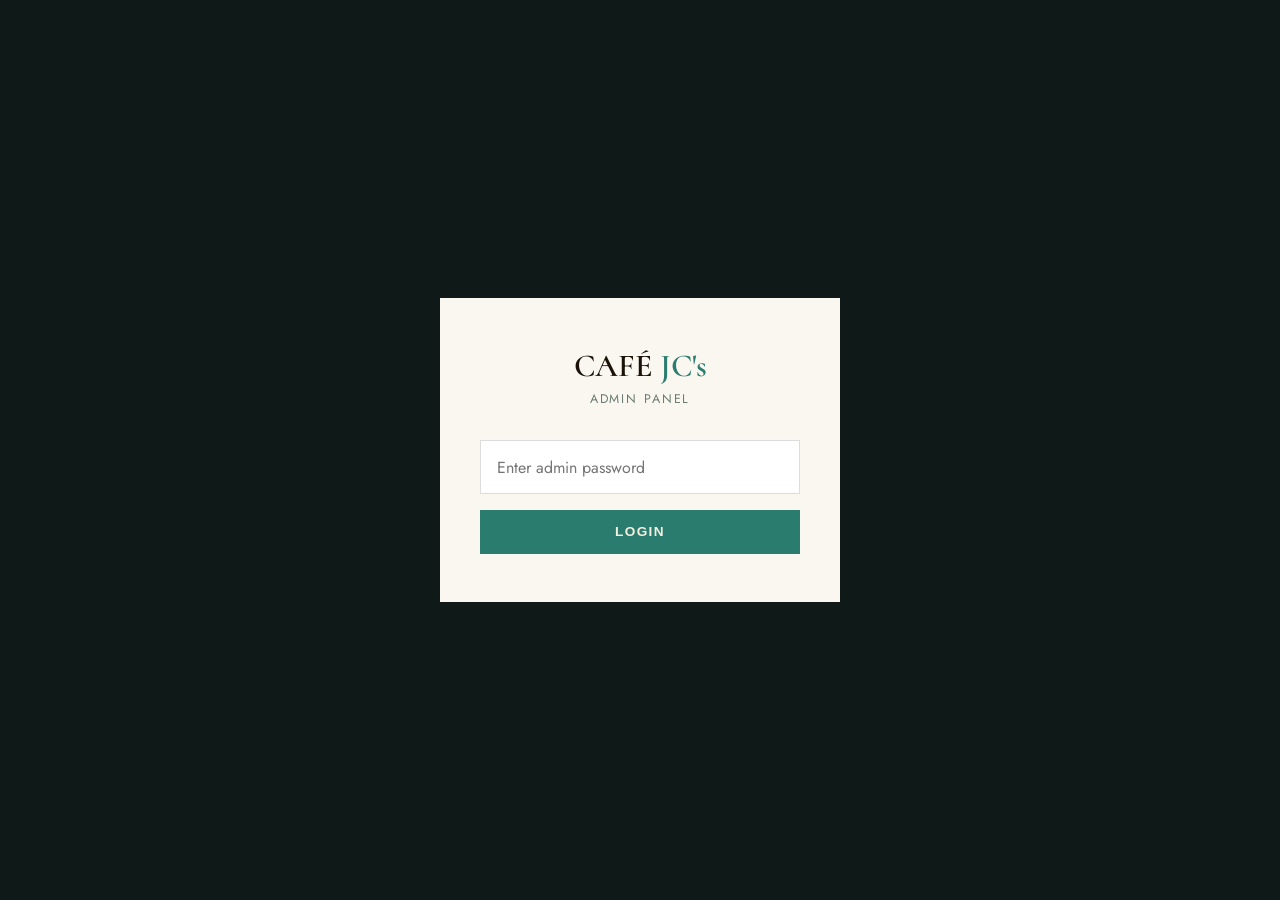
<file: admin.html>
<!DOCTYPE html>
<html lang="en">
<head>
  <meta charset="UTF-8">
  <meta name="viewport" content="width=device-width, initial-scale=1.0">
  <title>Admin — Café JC's Reservations</title>
  <link rel="preconnect" href="https://fonts.googleapis.com">
  <link href="https://fonts.googleapis.com/css2?family=Cormorant:wght@600&family=Jost:wght@300;400;500;600&display=swap" rel="stylesheet">
  <style>
    :root {
      --teal: #2A7C6F;
      --teal-light: #3D9E8F;
      --ink: #1A1208;
      --cream: #F5EFE0;
      --ivory: #FAF7F0;
      --muted: #6B7C74;
      --deep: #0F1A18;
      --gold: #B8862C;
      --red: #C0392B;
      --green: #27AE60;
      --orange: #E67E22;
    }
    *, *::before, *::after { box-sizing: border-box; margin: 0; padding: 0; }
    body { font-family: 'Jost', sans-serif; background: #f0f4f3; color: var(--ink); min-height: 100vh; }
    a { text-decoration: none; color: inherit; }

    /* LOGIN SCREEN */
    .login-screen {
      min-height: 100vh;
      display: flex;
      align-items: center;
      justify-content: center;
      background: var(--deep);
      padding: 1rem;
    }
    .login-card {
      background: var(--ivory);
      padding: 3rem 2.5rem;
      width: 100%;
      max-width: 400px;
      text-align: center;
    }
    .login-logo {
      font-family: 'Cormorant', serif;
      font-size: 2rem;
      font-weight: 600;
      color: var(--ink);
      margin-bottom: 0.3rem;
    }
    .login-logo span { color: var(--teal); }
    .login-sub { font-size: 0.78rem; color: var(--muted); letter-spacing: 0.15em; text-transform: uppercase; margin-bottom: 2rem; }
    .login-card input {
      width: 100%;
      padding: 0.9rem 1rem;
      font-size: 1rem;
      font-family: 'Jost', sans-serif;
      border: 1.5px solid #ddd;
      background: #fff;
      margin-bottom: 1rem;
      outline: none;
      transition: border-color 0.2s;
    }
    .login-card input:focus { border-color: var(--teal); }
    .login-btn {
      width: 100%;
      padding: 0.9rem;
      background: var(--teal);
      color: var(--cream);
      border: none;
      font-size: 0.85rem;
      font-weight: 600;
      letter-spacing: 0.1em;
      text-transform: uppercase;
      cursor: pointer;
      transition: background 0.2s;
    }
    .login-btn:hover { background: var(--teal-light); }
    .login-error {
      color: var(--red);
      font-size: 0.82rem;
      margin-top: 0.8rem;
      display: none;
    }

    /* ADMIN LAYOUT */
    .admin-layout { display: none; min-height: 100vh; }
    .admin-layout.visible { display: block; }

    /* TOP BAR */
    .topbar {
      background: var(--deep);
      padding: 0 2rem;
      height: 60px;
      display: flex;
      align-items: center;
      justify-content: space-between;
      position: sticky;
      top: 0;
      z-index: 100;
    }
    .topbar-logo {
      font-family: 'Cormorant', serif;
      font-size: 1.3rem;
      font-weight: 600;
      color: var(--cream);
    }
    .topbar-logo span { color: var(--teal-light); }
    .topbar-right { display: flex; align-items: center; gap: 1rem; }
    .topbar-badge {
      font-size: 0.72rem;
      background: var(--teal);
      color: var(--cream);
      padding: 0.3rem 0.8rem;
      letter-spacing: 0.1em;
      text-transform: uppercase;
    }
    .logout-btn {
      font-size: 0.75rem;
      color: rgba(245,239,224,0.6);
      cursor: pointer;
      background: none;
      border: 1px solid rgba(255,255,255,0.15);
      padding: 0.3rem 0.8rem;
      transition: all 0.2s;
    }
    .logout-btn:hover { color: var(--cream); border-color: var(--cream); }

    /* MAIN CONTENT */
    .admin-main { padding: 2rem; max-width: 1400px; margin: 0 auto; }

    /* STATS ROW */
    .stats-row {
      display: grid;
      grid-template-columns: repeat(4, 1fr);
      gap: 1rem;
      margin-bottom: 2rem;
    }
    .stat-card {
      background: #fff;
      padding: 1.5rem;
      border-left: 3px solid var(--teal);
    }
    .stat-card.pending { border-color: var(--orange); }
    .stat-card.confirmed { border-color: var(--green); }
    .stat-card.cancelled { border-color: var(--red); }
    .stat-num {
      font-family: 'Cormorant', serif;
      font-size: 2.2rem;
      font-weight: 600;
      color: var(--teal);
      display: block;
      line-height: 1;
    }
    .stat-card.pending .stat-num { color: var(--orange); }
    .stat-card.confirmed .stat-num { color: var(--green); }
    .stat-card.cancelled .stat-num { color: var(--red); }
    .stat-label { font-size: 0.72rem; letter-spacing: 0.15em; text-transform: uppercase; color: var(--muted); margin-top: 0.4rem; }

    /* FILTER BAR */
    .filter-bar {
      display: flex;
      align-items: center;
      gap: 1rem;
      margin-bottom: 1.5rem;
      flex-wrap: wrap;
    }
    .filter-bar input, .filter-bar select {
      padding: 0.6rem 1rem;
      font-size: 0.85rem;
      font-family: 'Jost', sans-serif;
      border: 1.5px solid #ddd;
      background: #fff;
      outline: none;
      transition: border-color 0.2s;
    }
    .filter-bar input:focus, .filter-bar select:focus { border-color: var(--teal); }
    .filter-bar input { flex: 1; min-width: 200px; }
    .refresh-btn {
      padding: 0.6rem 1.2rem;
      background: var(--teal);
      color: var(--cream);
      border: none;
      font-size: 0.78rem;
      font-weight: 600;
      letter-spacing: 0.08em;
      text-transform: uppercase;
      cursor: pointer;
      transition: background 0.2s;
      white-space: nowrap;
    }
    .refresh-btn:hover { background: var(--teal-light); }

    /* TABLE */
    .table-wrap {
      background: #fff;
      overflow-x: auto;
      box-shadow: 0 2px 12px rgba(0,0,0,0.06);
    }
    table { width: 100%; border-collapse: collapse; min-width: 900px; }
    thead tr { background: var(--deep); }
    thead th {
      padding: 1rem 1.2rem;
      text-align: left;
      font-size: 0.7rem;
      font-weight: 600;
      letter-spacing: 0.15em;
      text-transform: uppercase;
      color: var(--cream);
      white-space: nowrap;
    }
    tbody tr {
      border-bottom: 1px solid #f0f0f0;
      transition: background 0.15s;
    }
    tbody tr:hover { background: #f8faf9; }
    tbody td {
      padding: 1rem 1.2rem;
      font-size: 0.85rem;
      vertical-align: middle;
    }
    .td-name { font-weight: 600; }
    .td-phone a { color: var(--teal); }
    .td-notes { max-width: 180px; font-size: 0.78rem; color: var(--muted); }

    /* STATUS BADGES */
    .badge {
      display: inline-block;
      padding: 0.25rem 0.7rem;
      font-size: 0.68rem;
      font-weight: 700;
      letter-spacing: 0.1em;
      text-transform: uppercase;
      border-radius: 2px;
    }
    .badge-pending  { background: #FFF3E0; color: var(--orange); }
    .badge-confirmed { background: #E8F5E9; color: var(--green); }
    .badge-cancelled { background: #FFEBEE; color: var(--red); }

    /* ACTION BUTTONS */
    .action-btns { display: flex; gap: 0.4rem; }
    .action-btn {
      padding: 0.35rem 0.7rem;
      font-size: 0.7rem;
      font-weight: 600;
      letter-spacing: 0.05em;
      text-transform: uppercase;
      border: none;
      cursor: pointer;
      transition: opacity 0.2s;
    }
    .action-btn:hover { opacity: 0.8; }
    .btn-confirm { background: var(--green); color: #fff; }
    .btn-cancel  { background: var(--red); color: #fff; }
    .btn-delete  { background: #eee; color: var(--muted); }
    .btn-wa      { background: #25D366; color: #fff; }

    /* EMPTY STATE */
    .empty-state {
      text-align: center;
      padding: 4rem 2rem;
      color: var(--muted);
    }
    .empty-state svg { width: 48px; height: 48px; stroke: #ccc; stroke-width: 1.5; fill: none; margin: 0 auto 1rem; }

    /* LOADING */
    .loading {
      text-align: center;
      padding: 3rem;
      color: var(--muted);
      font-size: 0.9rem;
    }
    .spinner {
      width: 32px; height: 32px;
      border: 2px solid #ddd;
      border-top-color: var(--teal);
      border-radius: 50%;
      animation: spin 0.8s linear infinite;
      margin: 0 auto 1rem;
    }
    @keyframes spin { to { transform: rotate(360deg); } }

    /* SETUP NOTICE */
    .setup-notice {
      background: #FFF8E1;
      border-left: 4px solid var(--gold);
      padding: 1rem 1.5rem;
      margin-bottom: 1.5rem;
      font-size: 0.85rem;
    }
    .setup-notice strong { color: var(--gold); }
    .setup-notice a { color: var(--teal); font-weight: 600; }

    /* MODAL */
    .modal-overlay {
      position: fixed; inset: 0;
      background: rgba(0,0,0,0.5);
      z-index: 500;
      display: none;
      align-items: center;
      justify-content: center;
      padding: 1rem;
    }
    .modal-overlay.open { display: flex; }
    .modal {
      background: #fff;
      padding: 2rem;
      max-width: 500px;
      width: 100%;
    }
    .modal h3 { margin-bottom: 1rem; }
    .modal p { font-size: 0.88rem; color: var(--muted); margin-bottom: 0.5rem; }
    .modal p strong { color: var(--ink); }
    .modal-actions { display: flex; gap: 0.8rem; margin-top: 1.5rem; }
    .modal-close { padding: 0.7rem 1.5rem; background: #eee; border: none; cursor: pointer; font-size: 0.82rem; font-weight: 600; }

    /* RESPONSIVE */
    @media(max-width: 768px) {
      .stats-row { grid-template-columns: repeat(2, 1fr); }
      .admin-main { padding: 1rem; }
      .topbar { padding: 0 1rem; }
    }
    @media(max-width: 480px) {
      .stats-row { grid-template-columns: 1fr 1fr; }
    }
  </style>
</head>
<body>

<!-- LOGIN SCREEN -->
<div class="login-screen" id="login-screen">
  <div class="login-card">
    <div class="login-logo">CAFÉ <span>JC's</span></div>
    <p class="login-sub">Admin Panel</p>
    <input type="password" id="password-input" placeholder="Enter admin password" autocomplete="current-password">
    <button class="login-btn" onclick="doLogin()">Login</button>
    <p class="login-error" id="login-error">❌ Galat password hai. Try again.</p>
  </div>
</div>

<!-- ADMIN LAYOUT -->
<div class="admin-layout" id="admin-layout">

  <!-- TOP BAR -->
  <div class="topbar">
    <div class="topbar-logo">CAFÉ <span>JC's</span></div>
    <div class="topbar-right">
      <span class="topbar-badge">Admin Panel</span>
      <button class="logout-btn" onclick="doLogout()">Logout</button>
    </div>
  </div>

  <!-- MAIN -->
  <div class="admin-main">

    <!-- Setup notice -->
    <div class="setup-notice" id="setup-notice">
      <strong>⚙️ Setup Required:</strong> Google Apps Script abhi connect nahi hua.
      <a href="README.html" target="_blank">README dekho</a> — 5 minute mein setup ho jayega.
      Tab tak demo data dikh raha hai.
    </div>

    <!-- Stats -->
    <div class="stats-row">
      <div class="stat-card">
        <span class="stat-num" id="stat-total">0</span>
        <div class="stat-label">Total Bookings</div>
      </div>
      <div class="stat-card pending">
        <span class="stat-num" id="stat-pending">0</span>
        <div class="stat-label">Pending</div>
      </div>
      <div class="stat-card confirmed">
        <span class="stat-num" id="stat-confirmed">0</span>
        <div class="stat-label">Confirmed</div>
      </div>
      <div class="stat-card cancelled">
        <span class="stat-num" id="stat-cancelled">0</span>
        <div class="stat-label">Cancelled</div>
      </div>
    </div>

    <!-- Filter bar -->
    <div class="filter-bar">
      <input type="text" id="search-input" placeholder="🔍  Naam, phone ya email search karo…" oninput="filterBookings()">
      <select id="status-filter" onchange="filterBookings()">
        <option value="all">All Status</option>
        <option value="pending">Pending</option>
        <option value="confirmed">Confirmed</option>
        <option value="cancelled">Cancelled</option>
      </select>
      <select id="date-filter" onchange="filterBookings()">
        <option value="all">All Dates</option>
        <option value="today">Aaj</option>
        <option value="tomorrow">Kal</option>
        <option value="week">Is Hafte</option>
      </select>
      <button class="refresh-btn" onclick="loadBookings()">↻ Refresh</button>
    </div>

    <!-- Table -->
    <div class="table-wrap">
      <div class="loading" id="table-loading">
        <div class="spinner"></div>
        Bookings load ho rahi hain…
      </div>
      <table id="bookings-table" style="display:none;">
        <thead>
          <tr>
            <th>#</th>
            <th>Naam</th>
            <th>Phone</th>
            <th>Email</th>
            <th>Date</th>
            <th>Time</th>
            <th>Guests</th>
            <th>Seating</th>
            <th>Notes</th>
            <th>Status</th>
            <th>Actions</th>
          </tr>
        </thead>
        <tbody id="bookings-tbody"></tbody>
      </table>
      <div class="empty-state" id="empty-state" style="display:none;">
        <svg viewBox="0 0 24 24"><path d="M9 5H7a2 2 0 0 0-2 2v12a2 2 0 0 0 2 2h10a2 2 0 0 0 2-2V7a2 2 0 0 0-2-2h-2"/><rect x="9" y="3" width="6" height="4" rx="1"/></svg>
        <p>Koi booking nahi mili.</p>
      </div>
    </div>
  </div>
</div>

<!-- DETAIL MODAL -->
<div class="modal-overlay" id="detail-modal">
  <div class="modal">
    <h3>Booking Details</h3>
    <div id="modal-content"></div>
    <div class="modal-actions">
      <button class="action-btn btn-confirm" id="modal-confirm-btn">✅ Confirm</button>
      <button class="action-btn btn-cancel"  id="modal-cancel-btn">❌ Cancel</button>
      <button class="modal-close" onclick="closeModal()">Close</button>
    </div>
  </div>
</div>

<script src="config.js"></script>
<script>
// ── AUTH ─────────────────────────────────────────────────────
function doLogin() {
  const pwd = document.getElementById('password-input').value;
  if (pwd === CAFE_CONFIG.ADMIN_PASSWORD) {
    document.getElementById('login-screen').style.display = 'none';
    document.getElementById('admin-layout').classList.add('visible');
    sessionStorage.setItem('admin_auth', 'true');
    loadBookings();
  } else {
    document.getElementById('login-error').style.display = 'block';
  }
}
function doLogout() {
  sessionStorage.removeItem('admin_auth');
  location.reload();
}
document.getElementById('password-input').addEventListener('keydown', e => {
  if (e.key === 'Enter') doLogin();
});
// Auto-login if session active
if (sessionStorage.getItem('admin_auth') === 'true') {
  document.getElementById('login-screen').style.display = 'none';
  document.getElementById('admin-layout').classList.add('visible');
  setTimeout(loadBookings, 100);
}

// ── DATA ─────────────────────────────────────────────────────
// Local storage as fallback when Google Script not connected
let allBookings = [];

const DEMO_BOOKINGS = [
  { id: 1, fname: 'Rahul', lname: 'Sharma', phone: '+91 98765 43210', email: 'rahul@example.com', date: '2024-06-20', time: '07:00 PM', guests: '2 Guests', seating: 'Garden Patio', notes: 'Anniversary dinner 🎉', status: 'confirmed', submitted: '2024-06-18 10:30' },
  { id: 2, fname: 'Priya',  lname: 'Verma',  phone: '+91 87654 32109', email: 'priya@example.com',  date: '2024-06-21', time: '08:00 PM', guests: '4 Guests', seating: 'Indoor', notes: 'Bringing our dog 🐶', status: 'pending',   submitted: '2024-06-18 14:15' },
  { id: 3, fname: 'Amit',   lname: 'Singh',  phone: '+91 76543 21098', email: 'amit@example.com',   date: '2024-06-19', time: '01:00 PM', guests: '3 Guests', seating: 'No Preference', notes: '', status: 'pending', submitted: '2024-06-17 09:00' },
  { id: 4, fname: 'Neha',   lname: 'Gupta',  phone: '+91 65432 10987', email: 'neha@example.com',   date: '2024-06-22', time: '09:00 AM', guests: '2 Guests', seating: 'Window Side', notes: 'Vegetarian please', status: 'confirmed', submitted: '2024-06-18 16:45' },
  { id: 5, fname: 'Vikram', lname: 'Arora',  phone: '+91 54321 09876', email: 'vikram@example.com', date: '2024-06-20', time: '08:30 PM', guests: '6 Guests', seating: 'Garden Patio', notes: 'Birthday party', status: 'cancelled', submitted: '2024-06-16 11:20' },
];

function loadBookings() {
  document.getElementById('table-loading').style.display = 'block';
  document.getElementById('bookings-table').style.display = 'none';
  document.getElementById('empty-state').style.display = 'none';

  const scriptUrl = CAFE_CONFIG.GOOGLE_SCRIPT_URL;
  const isConnected = scriptUrl && scriptUrl !== 'YOUR_GOOGLE_APPS_SCRIPT_URL_HERE';

  if (isConnected) {
    document.getElementById('setup-notice').style.display = 'none';
    fetch(scriptUrl + '?action=get')
      .then(r => r.json())
      .then(data => {
        allBookings = data.bookings || [];
        // Merge local status changes
        const localStatuses = JSON.parse(localStorage.getItem('booking_statuses') || '{}');
        allBookings.forEach(b => { if (localStatuses[b.id]) b.status = localStatuses[b.id]; });
        renderTable(allBookings);
      })
      .catch(() => {
        // Fallback to local
        allBookings = getLocalBookings();
        renderTable(allBookings);
      });
  } else {
    // Demo mode
    setTimeout(() => {
      allBookings = [...DEMO_BOOKINGS, ...getLocalBookings()];
      renderTable(allBookings);
    }, 800);
  }
}

function getLocalBookings() {
  return JSON.parse(localStorage.getItem('cafe_bookings') || '[]');
}

// ── RENDER ───────────────────────────────────────────────────
function renderTable(bookings) {
  document.getElementById('table-loading').style.display = 'none';

  // Update stats
  document.getElementById('stat-total').textContent     = bookings.length;
  document.getElementById('stat-pending').textContent   = bookings.filter(b => b.status === 'pending').length;
  document.getElementById('stat-confirmed').textContent = bookings.filter(b => b.status === 'confirmed').length;
  document.getElementById('stat-cancelled').textContent = bookings.filter(b => b.status === 'cancelled').length;

  if (!bookings.length) {
    document.getElementById('empty-state').style.display = 'block';
    return;
  }

  const tbody = document.getElementById('bookings-tbody');
  tbody.innerHTML = '';

  bookings.forEach((b, i) => {
    const waMsg = encodeURIComponent(
      `✅ Café JC's Reservation Confirmed!\n\nNamaste ${b.fname}! Aapki booking confirm ho gayi hai.\n📅 Date: ${b.date}\n⏰ Time: ${b.time}\n👥 Guests: ${b.guests}\n🪑 Seating: ${b.seating}\n\nHum aapka intezaar kar rahe hain! 🙏\n\n📍 Coal Depot Complex, Sector 10D, Chandigarh`
    );
    const waNum = b.phone ? b.phone.replace(/\D/g,'') : CAFE_CONFIG.CAFE_WHATSAPP.replace(/\D/g,'');
    const waLink = `https://wa.me/${waNum}?text=${waMsg}`;

    const row = document.createElement('tr');
    row.dataset.id = b.id;
    row.innerHTML = `
      <td>${i + 1}</td>
      <td class="td-name">${b.fname} ${b.lname}</td>
      <td class="td-phone"><a href="tel:${b.phone}">${b.phone}</a></td>
      <td>${b.email || '—'}</td>
      <td><strong>${b.date}</strong></td>
      <td>${b.time}</td>
      <td>${b.guests}</td>
      <td>${b.seating || '—'}</td>
      <td class="td-notes">${b.notes || '—'}</td>
      <td><span class="badge badge-${b.status}">${b.status}</span></td>
      <td>
        <div class="action-btns">
          ${b.status !== 'confirmed' ? `<button class="action-btn btn-confirm" onclick="updateStatus(${b.id}, 'confirmed')">✅</button>` : ''}
          ${b.status !== 'cancelled' ? `<button class="action-btn btn-cancel"  onclick="updateStatus(${b.id}, 'cancelled')">❌</button>` : ''}
          <a href="${waLink}" target="_blank" rel="noopener noreferrer"><button class="action-btn btn-wa">WA</button></a>
          <button class="action-btn btn-delete" onclick="deleteBooking(${b.id})">🗑</button>
        </div>
      </td>
    `;
    tbody.appendChild(row);
  });

  document.getElementById('bookings-table').style.display = 'table';
}

// ── FILTER ───────────────────────────────────────────────────
function filterBookings() {
  const q      = document.getElementById('search-input').value.toLowerCase();
  const status = document.getElementById('status-filter').value;
  const dateF  = document.getElementById('date-filter').value;

  const today    = new Date().toISOString().split('T')[0];
  const tomorrow = new Date(Date.now() + 86400000).toISOString().split('T')[0];
  const weekEnd  = new Date(Date.now() + 7 * 86400000).toISOString().split('T')[0];

  const filtered = allBookings.filter(b => {
    const matchQ = !q ||
      `${b.fname} ${b.lname}`.toLowerCase().includes(q) ||
      (b.phone || '').includes(q) ||
      (b.email || '').toLowerCase().includes(q);

    const matchS = status === 'all' || b.status === status;

    let matchD = true;
    if (dateF === 'today')    matchD = b.date === today;
    if (dateF === 'tomorrow') matchD = b.date === tomorrow;
    if (dateF === 'week')     matchD = b.date >= today && b.date <= weekEnd;

    return matchQ && matchS && matchD;
  });

  renderTable(filtered);
}

// ── ACTIONS ──────────────────────────────────────────────────
function updateStatus(id, newStatus) {
  const booking = allBookings.find(b => b.id === id);
  if (!booking) return;
  booking.status = newStatus;

  // Save to local storage
  const localStatuses = JSON.parse(localStorage.getItem('booking_statuses') || '{}');
  localStatuses[id] = newStatus;
  localStorage.setItem('booking_statuses', JSON.stringify(localStatuses));

  // Try to update Google Sheet
  const scriptUrl = CAFE_CONFIG.GOOGLE_SCRIPT_URL;
  if (scriptUrl && scriptUrl !== 'YOUR_GOOGLE_APPS_SCRIPT_URL_HERE') {
    fetch(scriptUrl + `?action=updateStatus&id=${id}&status=${newStatus}`).catch(() => {});
  }

  renderTable(allBookings);
}

function deleteBooking(id) {
  if (!confirm('Ye booking delete karna chahte ho?')) return;
  allBookings = allBookings.filter(b => b.id !== id);

  // Remove from local storage if local
  const local = getLocalBookings().filter(b => b.id !== id);
  localStorage.setItem('cafe_bookings', JSON.stringify(local));

  filterBookings();
}

function closeModal() {
  document.getElementById('detail-modal').classList.remove('open');
}
</script>
</body>
</html>
</file>
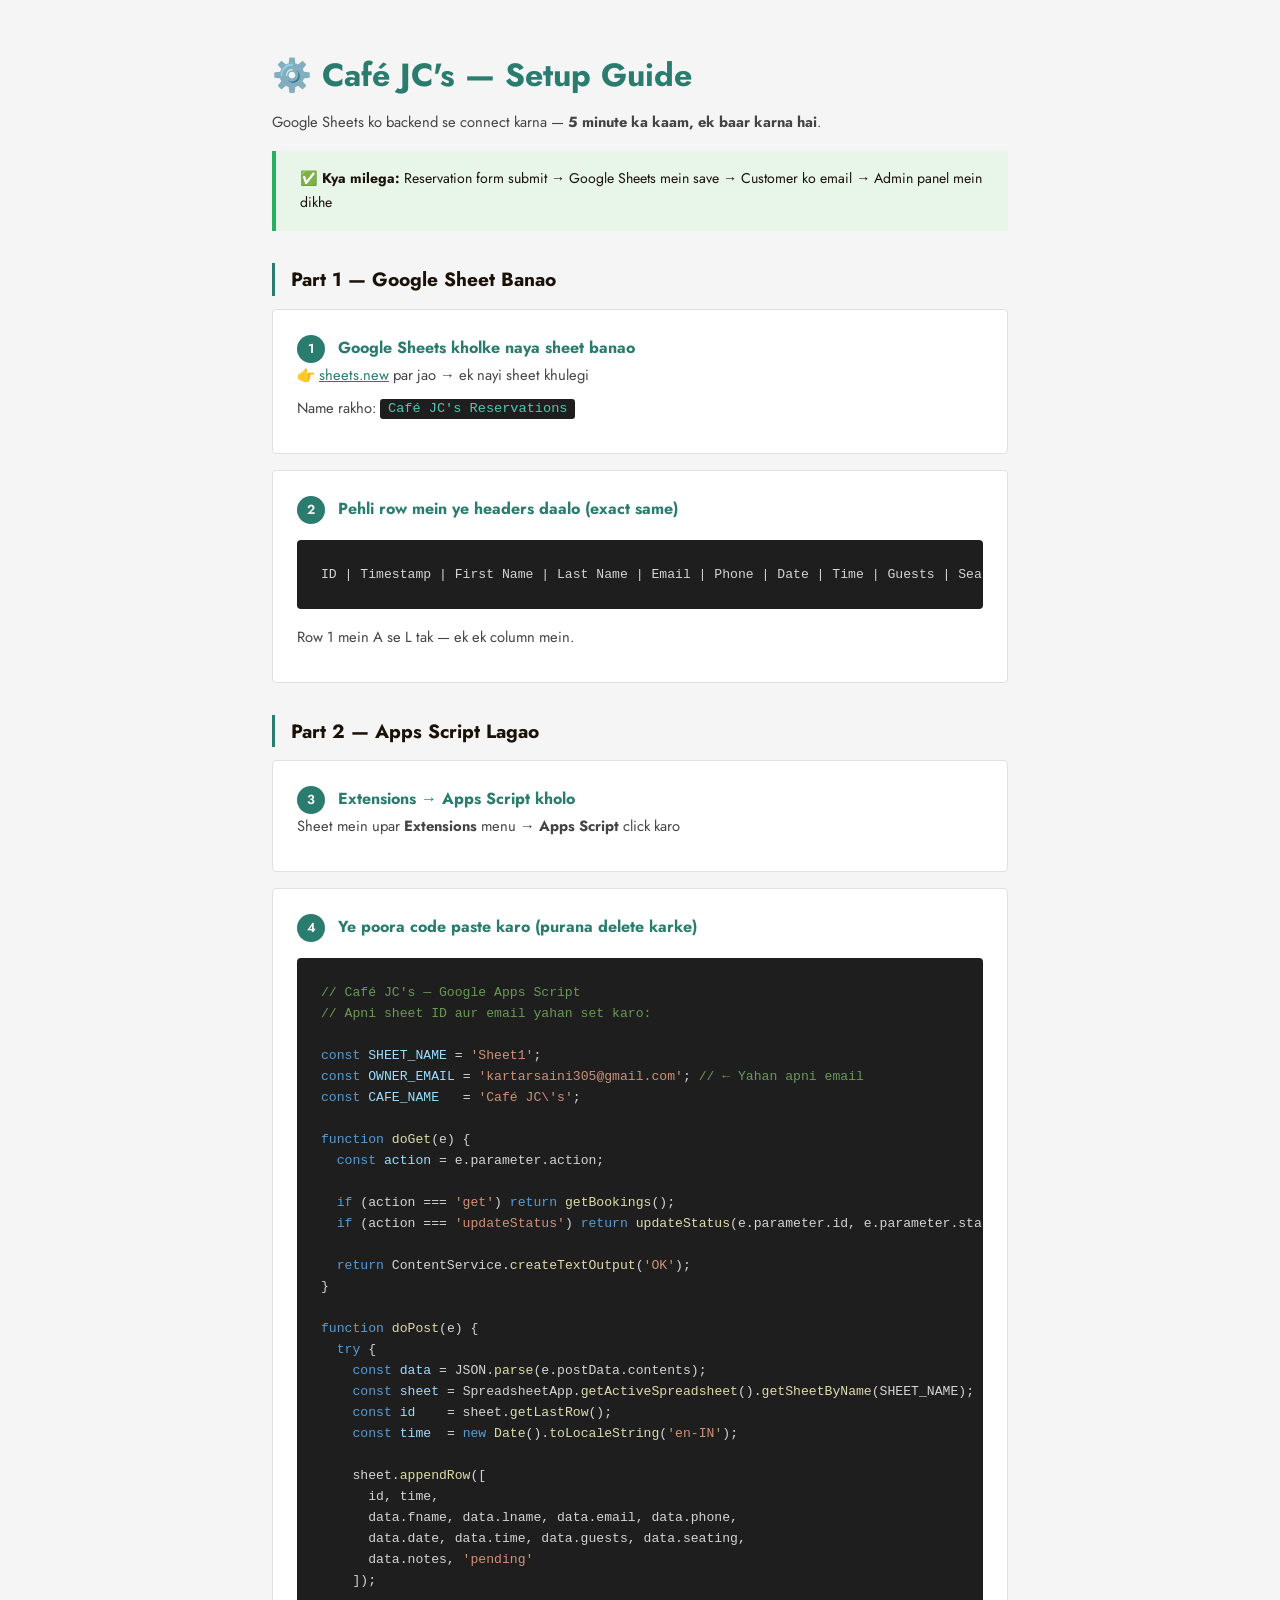
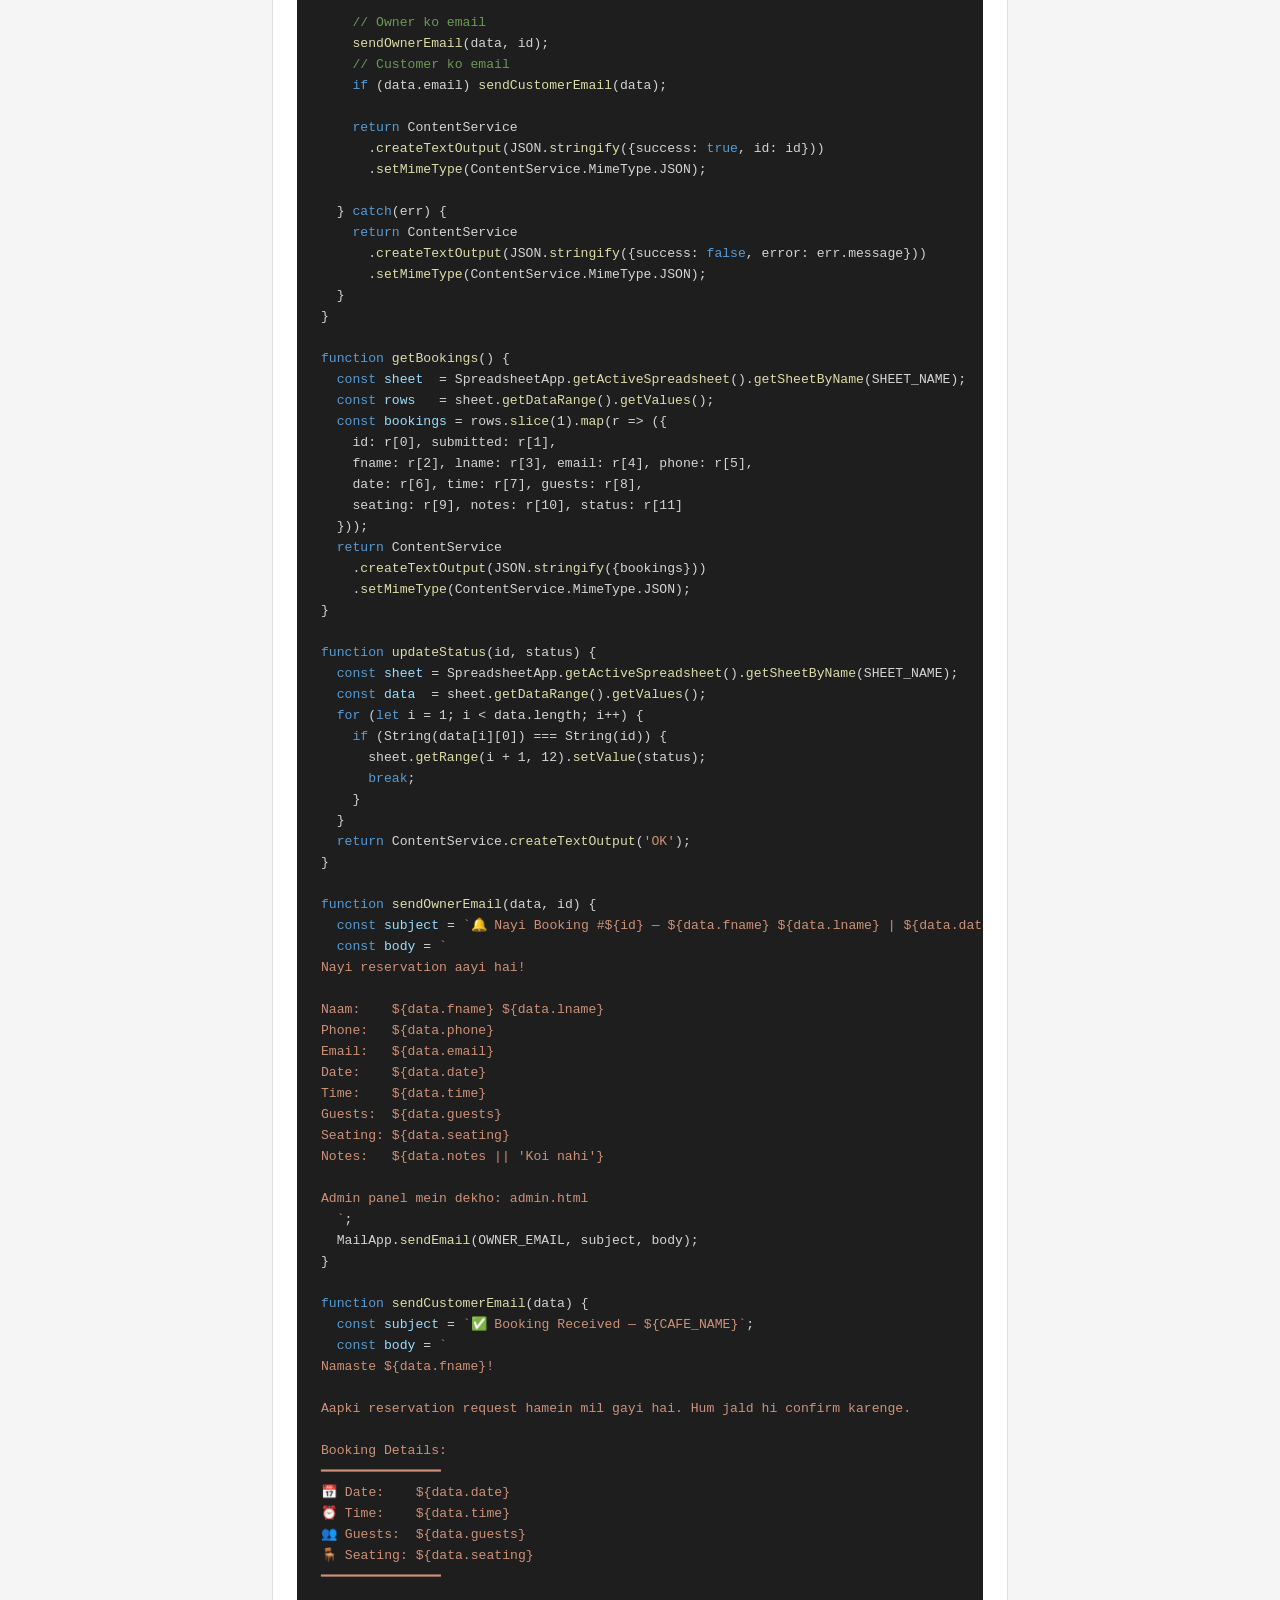
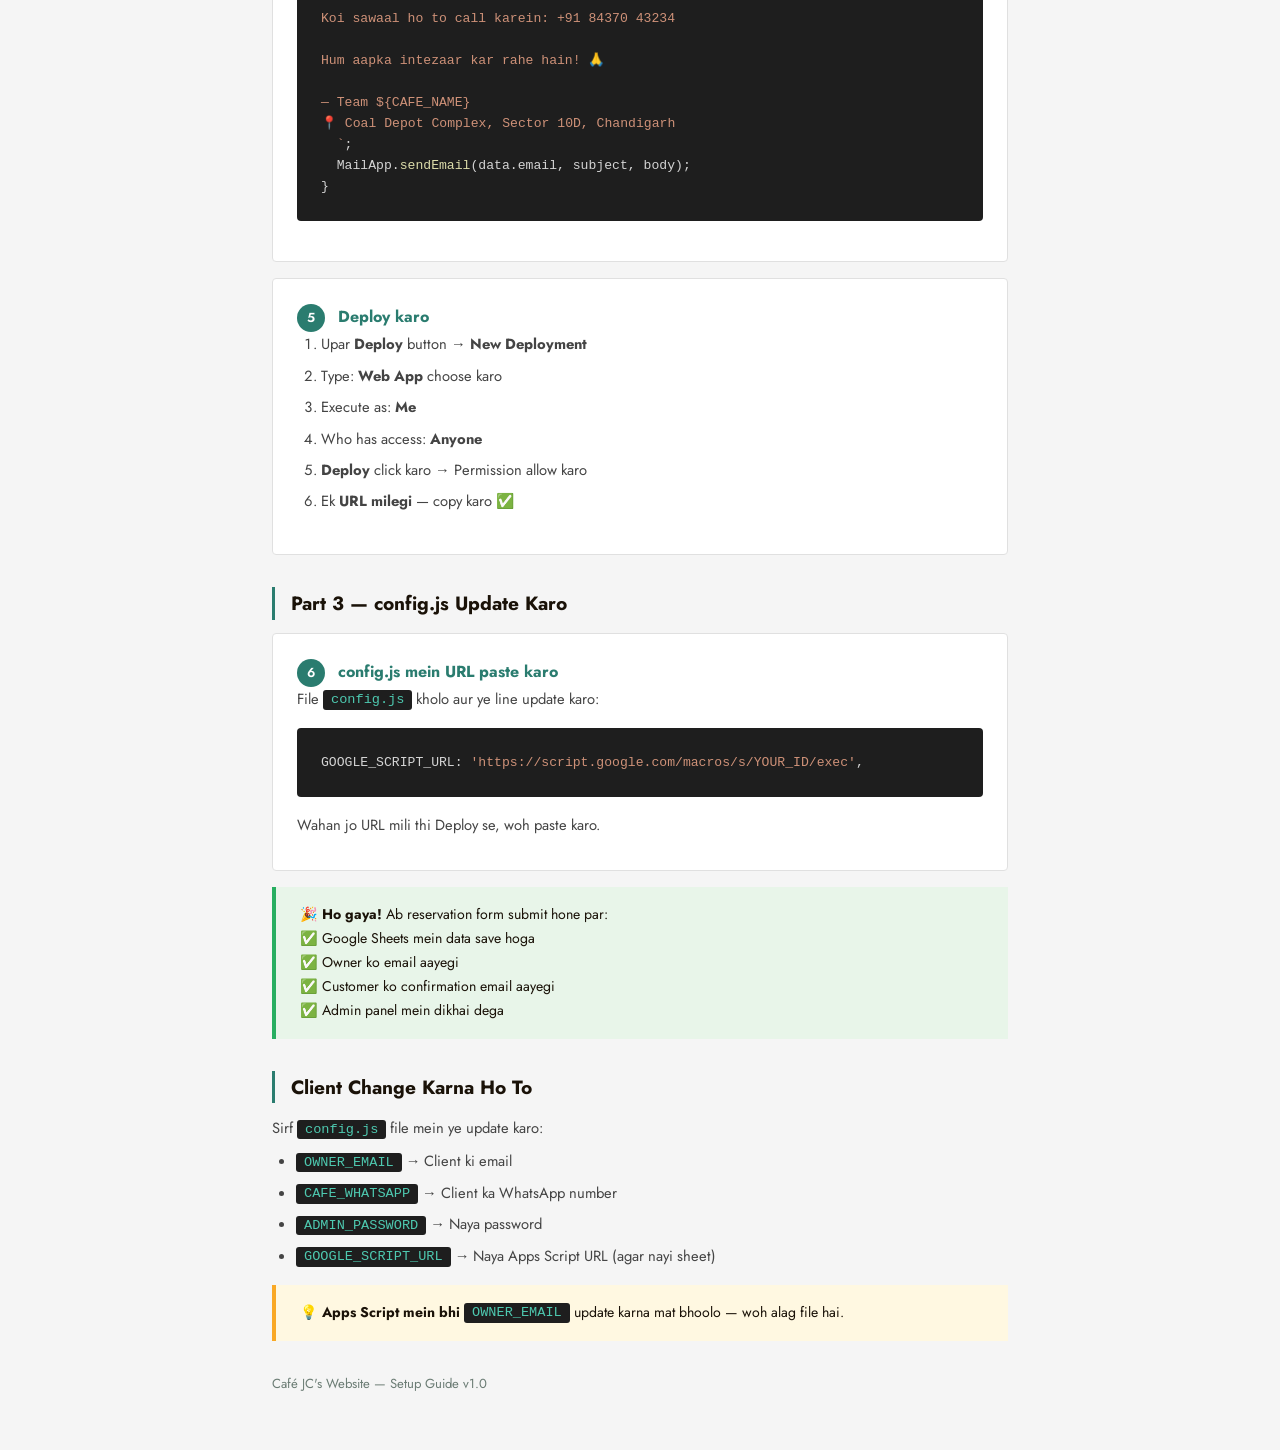
<file: README.html>
<!DOCTYPE html>
<html lang="en">
<head>
  <meta charset="UTF-8">
  <meta name="viewport" content="width=device-width, initial-scale=1.0">
  <title>Setup Guide — Café JC's</title>
  <link href="https://fonts.googleapis.com/css2?family=Jost:wght@400;500;600&display=swap" rel="stylesheet">
  <style>
    :root { --teal: #2A7C6F; --ink: #1A1208; --cream: #F5EFE0; --muted: #6B7C74; }
    * { box-sizing: border-box; margin: 0; padding: 0; }
    body { font-family: 'Jost', sans-serif; background: #f5f5f5; color: var(--ink); line-height: 1.7; }
    .container { max-width: 800px; margin: 0 auto; padding: 3rem 2rem; }
    h1 { font-size: 2rem; color: var(--teal); margin-bottom: 0.5rem; }
    h2 { font-size: 1.2rem; margin: 2rem 0 0.8rem; color: var(--ink); border-left: 3px solid var(--teal); padding-left: 1rem; }
    h3 { font-size: 1rem; margin: 1.5rem 0 0.5rem; color: var(--teal); }
    p, li { font-size: 0.92rem; color: #444; margin-bottom: 0.5rem; }
    ul, ol { padding-left: 1.5rem; margin-bottom: 1rem; }
    li { margin-bottom: 0.4rem; }
    code {
      background: #1e1e1e;
      color: #4EC9B0;
      padding: 0.15rem 0.5rem;
      font-family: monospace;
      font-size: 0.85rem;
      border-radius: 3px;
    }
    pre {
      background: #1e1e1e;
      color: #d4d4d4;
      padding: 1.5rem;
      overflow-x: auto;
      margin: 1rem 0;
      font-family: monospace;
      font-size: 0.82rem;
      line-height: 1.6;
      border-radius: 4px;
    }
    pre .k { color: #569CD6; }
    pre .s { color: #CE9178; }
    pre .c { color: #6A9955; }
    pre .f { color: #DCDCAA; }
    pre .v { color: #9CDCFE; }
    .step {
      background: #fff;
      border: 1px solid #e0e0e0;
      padding: 1.5rem;
      margin-bottom: 1rem;
      border-radius: 4px;
    }
    .step-num {
      display: inline-block;
      background: var(--teal);
      color: #fff;
      width: 28px; height: 28px;
      border-radius: 50%;
      text-align: center;
      line-height: 28px;
      font-size: 0.82rem;
      font-weight: 600;
      margin-right: 0.5rem;
    }
    .step h3 { margin-top: 0; display: inline; }
    .note {
      background: #FFF8E1;
      border-left: 4px solid #F9A825;
      padding: 1rem 1.5rem;
      margin: 1rem 0;
      font-size: 0.88rem;
    }
    .success {
      background: #E8F5E9;
      border-left: 4px solid #27AE60;
      padding: 1rem 1.5rem;
      margin: 1rem 0;
      font-size: 0.88rem;
    }
    a { color: var(--teal); }
    .tag { background: var(--teal); color: #fff; padding: 0.2rem 0.6rem; font-size: 0.72rem; font-weight: 600; border-radius: 2px; }
  </style>
</head>
<body>
<div class="container">

  <h1>⚙️ Café JC's — Setup Guide</h1>
  <p>Google Sheets ko backend se connect karna — <strong>5 minute ka kaam, ek baar karna hai</strong>.</p>

  <div class="success">
    ✅ <strong>Kya milega:</strong> Reservation form submit → Google Sheets mein save → Customer ko email → Admin panel mein dikhe
  </div>

  <h2>Part 1 — Google Sheet Banao</h2>

  <div class="step">
    <span class="step-num">1</span>
    <h3>Google Sheets kholke naya sheet banao</h3>
    <p>👉 <a href="https://sheets.new" target="_blank">sheets.new</a> par jao → ek nayi sheet khulegi</p>
    <p>Name rakho: <code>Café JC's Reservations</code></p>
  </div>

  <div class="step">
    <span class="step-num">2</span>
    <h3>Pehli row mein ye headers daalo (exact same)</h3>
    <pre>ID | Timestamp | First Name | Last Name | Email | Phone | Date | Time | Guests | Seating | Notes | Status</pre>
    <p>Row 1 mein A se L tak — ek ek column mein.</p>
  </div>

  <h2>Part 2 — Apps Script Lagao</h2>

  <div class="step">
    <span class="step-num">3</span>
    <h3>Extensions → Apps Script kholо</h3>
    <p>Sheet mein upar <strong>Extensions</strong> menu → <strong>Apps Script</strong> click karo</p>
  </div>

  <div class="step">
    <span class="step-num">4</span>
    <h3>Ye poora code paste karo (purana delete karke)</h3>
    <pre><span class="c">// Café JC's — Google Apps Script</span>
<span class="c">// Apni sheet ID aur email yahan set karo:</span>

<span class="k">const</span> <span class="v">SHEET_NAME</span> = <span class="s">'Sheet1'</span>;
<span class="k">const</span> <span class="v">OWNER_EMAIL</span> = <span class="s">'kartarsaini305@gmail.com'</span>; <span class="c">// ← Yahan apni email</span>
<span class="k">const</span> <span class="v">CAFE_NAME</span>   = <span class="s">'Café JC\'s'</span>;

<span class="k">function</span> <span class="f">doGet</span>(e) {
  <span class="k">const</span> <span class="v">action</span> = e.parameter.action;
  
  <span class="k">if</span> (action === <span class="s">'get'</span>) <span class="k">return</span> <span class="f">getBookings</span>();
  <span class="k">if</span> (action === <span class="s">'updateStatus'</span>) <span class="k">return</span> <span class="f">updateStatus</span>(e.parameter.id, e.parameter.status);
  
  <span class="k">return</span> ContentService.<span class="f">createTextOutput</span>(<span class="s">'OK'</span>);
}

<span class="k">function</span> <span class="f">doPost</span>(e) {
  <span class="k">try</span> {
    <span class="k">const</span> <span class="v">data</span> = JSON.<span class="f">parse</span>(e.postData.contents);
    <span class="k">const</span> <span class="v">sheet</span> = SpreadsheetApp.<span class="f">getActiveSpreadsheet</span>().<span class="f">getSheetByName</span>(SHEET_NAME);
    <span class="k">const</span> <span class="v">id</span>    = sheet.<span class="f">getLastRow</span>();
    <span class="k">const</span> <span class="v">time</span>  = <span class="k">new</span> <span class="f">Date</span>().<span class="f">toLocaleString</span>(<span class="s">'en-IN'</span>);
    
    sheet.<span class="f">appendRow</span>([
      id, time,
      data.fname, data.lname, data.email, data.phone,
      data.date, data.time, data.guests, data.seating,
      data.notes, <span class="s">'pending'</span>
    ]);
    
    <span class="c">// Owner ko email</span>
    <span class="f">sendOwnerEmail</span>(data, id);
    <span class="c">// Customer ko email</span>
    <span class="k">if</span> (data.email) <span class="f">sendCustomerEmail</span>(data);
    
    <span class="k">return</span> ContentService
      .<span class="f">createTextOutput</span>(JSON.<span class="f">stringify</span>({success: <span class="k">true</span>, id: id}))
      .<span class="f">setMimeType</span>(ContentService.MimeType.JSON);
      
  } <span class="k">catch</span>(err) {
    <span class="k">return</span> ContentService
      .<span class="f">createTextOutput</span>(JSON.<span class="f">stringify</span>({success: <span class="k">false</span>, error: err.message}))
      .<span class="f">setMimeType</span>(ContentService.MimeType.JSON);
  }
}

<span class="k">function</span> <span class="f">getBookings</span>() {
  <span class="k">const</span> <span class="v">sheet</span>  = SpreadsheetApp.<span class="f">getActiveSpreadsheet</span>().<span class="f">getSheetByName</span>(SHEET_NAME);
  <span class="k">const</span> <span class="v">rows</span>   = sheet.<span class="f">getDataRange</span>().<span class="f">getValues</span>();
  <span class="k">const</span> <span class="v">bookings</span> = rows.<span class="f">slice</span>(1).<span class="f">map</span>(r => ({
    id: r[0], submitted: r[1],
    fname: r[2], lname: r[3], email: r[4], phone: r[5],
    date: r[6], time: r[7], guests: r[8],
    seating: r[9], notes: r[10], status: r[11]
  }));
  <span class="k">return</span> ContentService
    .<span class="f">createTextOutput</span>(JSON.<span class="f">stringify</span>({bookings}))
    .<span class="f">setMimeType</span>(ContentService.MimeType.JSON);
}

<span class="k">function</span> <span class="f">updateStatus</span>(id, status) {
  <span class="k">const</span> <span class="v">sheet</span> = SpreadsheetApp.<span class="f">getActiveSpreadsheet</span>().<span class="f">getSheetByName</span>(SHEET_NAME);
  <span class="k">const</span> <span class="v">data</span>  = sheet.<span class="f">getDataRange</span>().<span class="f">getValues</span>();
  <span class="k">for</span> (<span class="k">let</span> i = 1; i < data.length; i++) {
    <span class="k">if</span> (String(data[i][0]) === String(id)) {
      sheet.<span class="f">getRange</span>(i + 1, 12).<span class="f">setValue</span>(status);
      <span class="k">break</span>;
    }
  }
  <span class="k">return</span> ContentService.<span class="f">createTextOutput</span>(<span class="s">'OK'</span>);
}

<span class="k">function</span> <span class="f">sendOwnerEmail</span>(data, id) {
  <span class="k">const</span> <span class="v">subject</span> = <span class="s">`🔔 Nayi Booking #${id} — ${data.fname} ${data.lname} | ${data.date} ${data.time}`</span>;
  <span class="k">const</span> <span class="v">body</span> = <span class="s">`
Nayi reservation aayi hai!

Naam:    ${data.fname} ${data.lname}
Phone:   ${data.phone}
Email:   ${data.email}
Date:    ${data.date}
Time:    ${data.time}
Guests:  ${data.guests}
Seating: ${data.seating}
Notes:   ${data.notes || 'Koi nahi'}

Admin panel mein dekho: admin.html
  `</span>;
  MailApp.<span class="f">sendEmail</span>(OWNER_EMAIL, subject, body);
}

<span class="k">function</span> <span class="f">sendCustomerEmail</span>(data) {
  <span class="k">const</span> <span class="v">subject</span> = <span class="s">`✅ Booking Received — ${CAFE_NAME}`</span>;
  <span class="k">const</span> <span class="v">body</span> = <span class="s">`
Namaste ${data.fname}!

Aapki reservation request hamein mil gayi hai. Hum jald hi confirm karenge.

Booking Details:
━━━━━━━━━━━━━━━
📅 Date:    ${data.date}
⏰ Time:    ${data.time}
👥 Guests:  ${data.guests}
🪑 Seating: ${data.seating}
━━━━━━━━━━━━━━━

Koi sawaal ho to call karein: +91 84370 43234

Hum aapka intezaar kar rahe hain! 🙏

— Team ${CAFE_NAME}
📍 Coal Depot Complex, Sector 10D, Chandigarh
  `</span>;
  MailApp.<span class="f">sendEmail</span>(data.email, subject, body);
}
</pre>
  </div>

  <div class="step">
    <span class="step-num">5</span>
    <h3>Deploy karo</h3>
    <ol>
      <li>Upar <strong>Deploy</strong> button → <strong>New Deployment</strong></li>
      <li>Type: <strong>Web App</strong> choose karo</li>
      <li>Execute as: <strong>Me</strong></li>
      <li>Who has access: <strong>Anyone</strong></li>
      <li><strong>Deploy</strong> click karo → Permission allow karo</li>
      <li>Ek <strong>URL milegi</strong> — copy karo ✅</li>
    </ol>
  </div>

  <h2>Part 3 — config.js Update Karo</h2>

  <div class="step">
    <span class="step-num">6</span>
    <h3>config.js mein URL paste karo</h3>
    <p>File <code>config.js</code> kholо aur ye line update karo:</p>
    <pre>GOOGLE_SCRIPT_URL: <span class="s">'https://script.google.com/macros/s/YOUR_ID/exec'</span>,</pre>
    <p>Wahan jo URL mili thi Deploy se, woh paste karo.</p>
  </div>

  <div class="success">
    🎉 <strong>Ho gaya!</strong> Ab reservation form submit hone par:<br>
    ✅ Google Sheets mein data save hoga<br>
    ✅ Owner ko email aayegi<br>
    ✅ Customer ko confirmation email aayegi<br>
    ✅ Admin panel mein dikhai dega
  </div>

  <h2>Client Change Karna Ho To</h2>
  <p>Sirf <code>config.js</code> file mein ye update karo:</p>
  <ul>
    <li><code>OWNER_EMAIL</code> → Client ki email</li>
    <li><code>CAFE_WHATSAPP</code> → Client ka WhatsApp number</li>
    <li><code>ADMIN_PASSWORD</code> → Naya password</li>
    <li><code>GOOGLE_SCRIPT_URL</code> → Naya Apps Script URL (agar nayi sheet)</li>
  </ul>

  <div class="note">
    💡 <strong>Apps Script mein bhi</strong> <code>OWNER_EMAIL</code> update karna mat bhoolo — woh alag file hai.
  </div>

  <p style="margin-top:2rem; color: var(--muted); font-size:0.82rem;">Café JC's Website — Setup Guide v1.0</p>
</div>
</body>
</html>
</file>
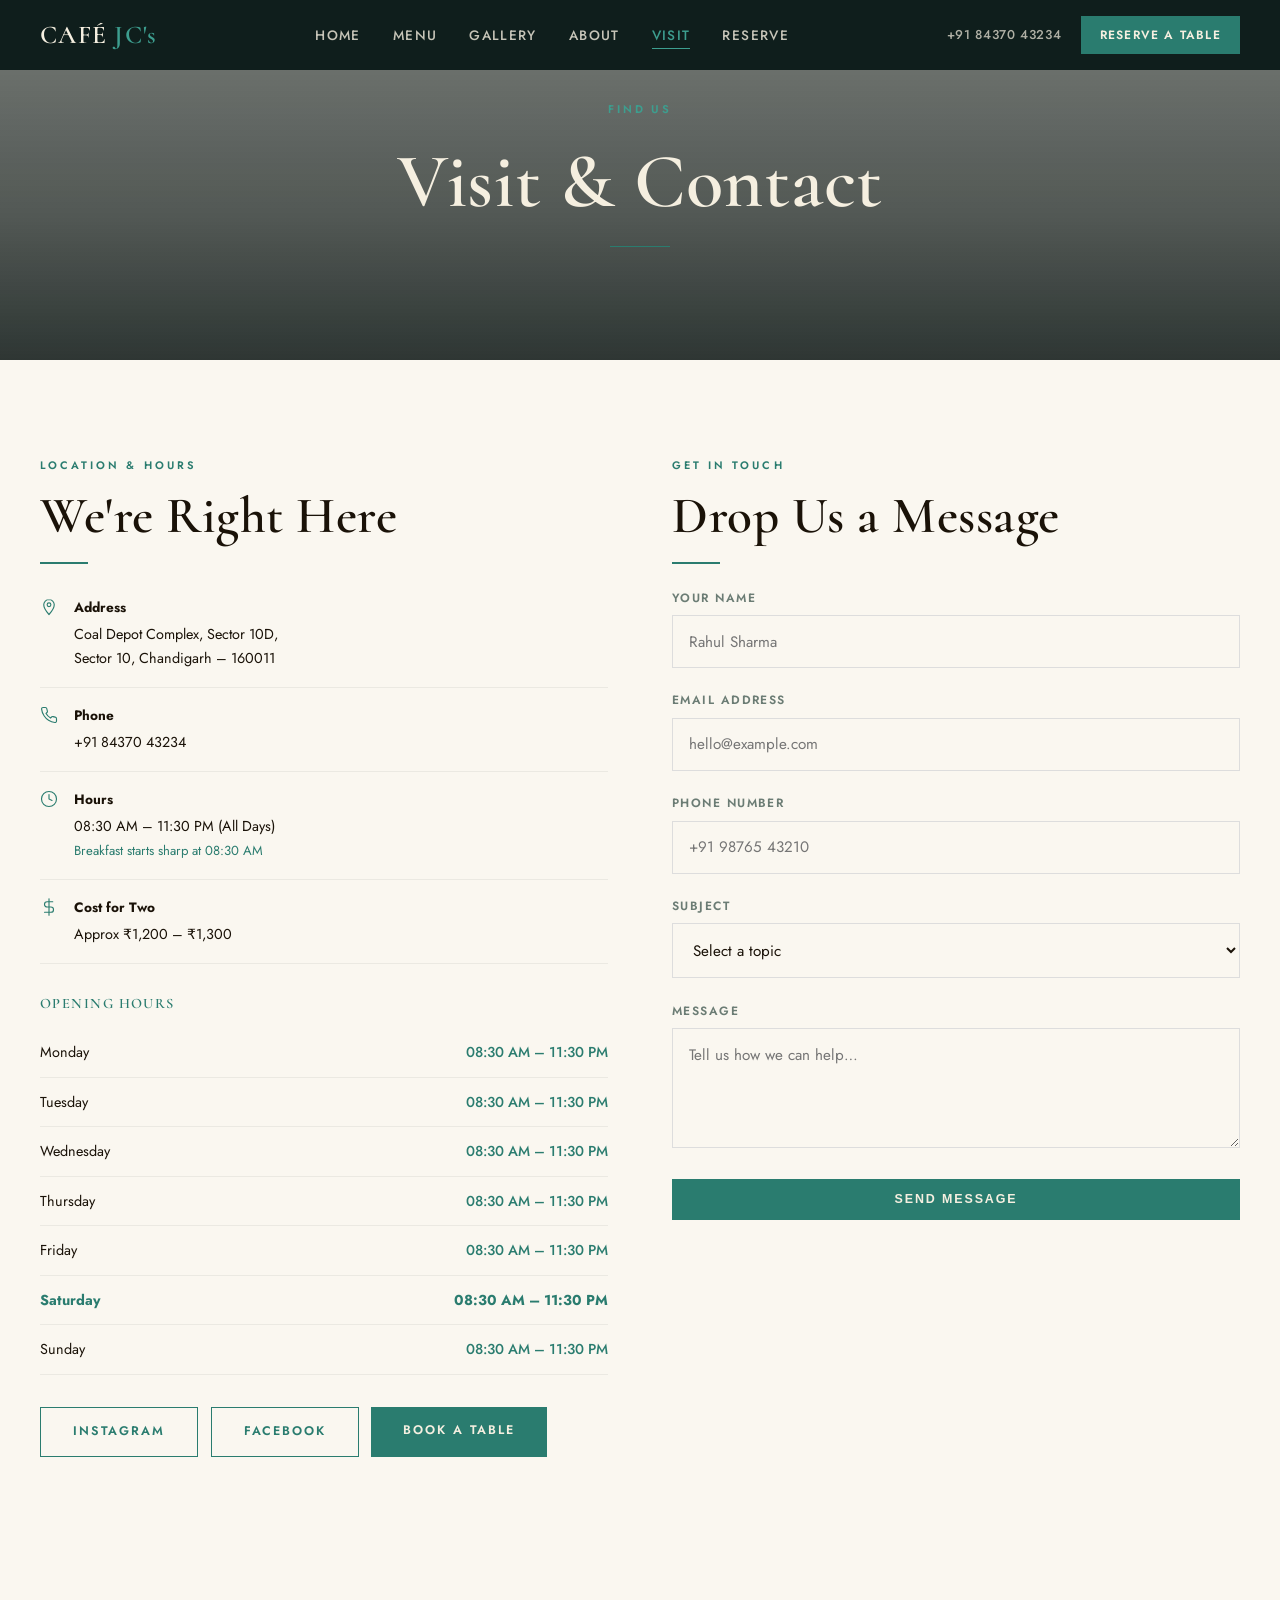
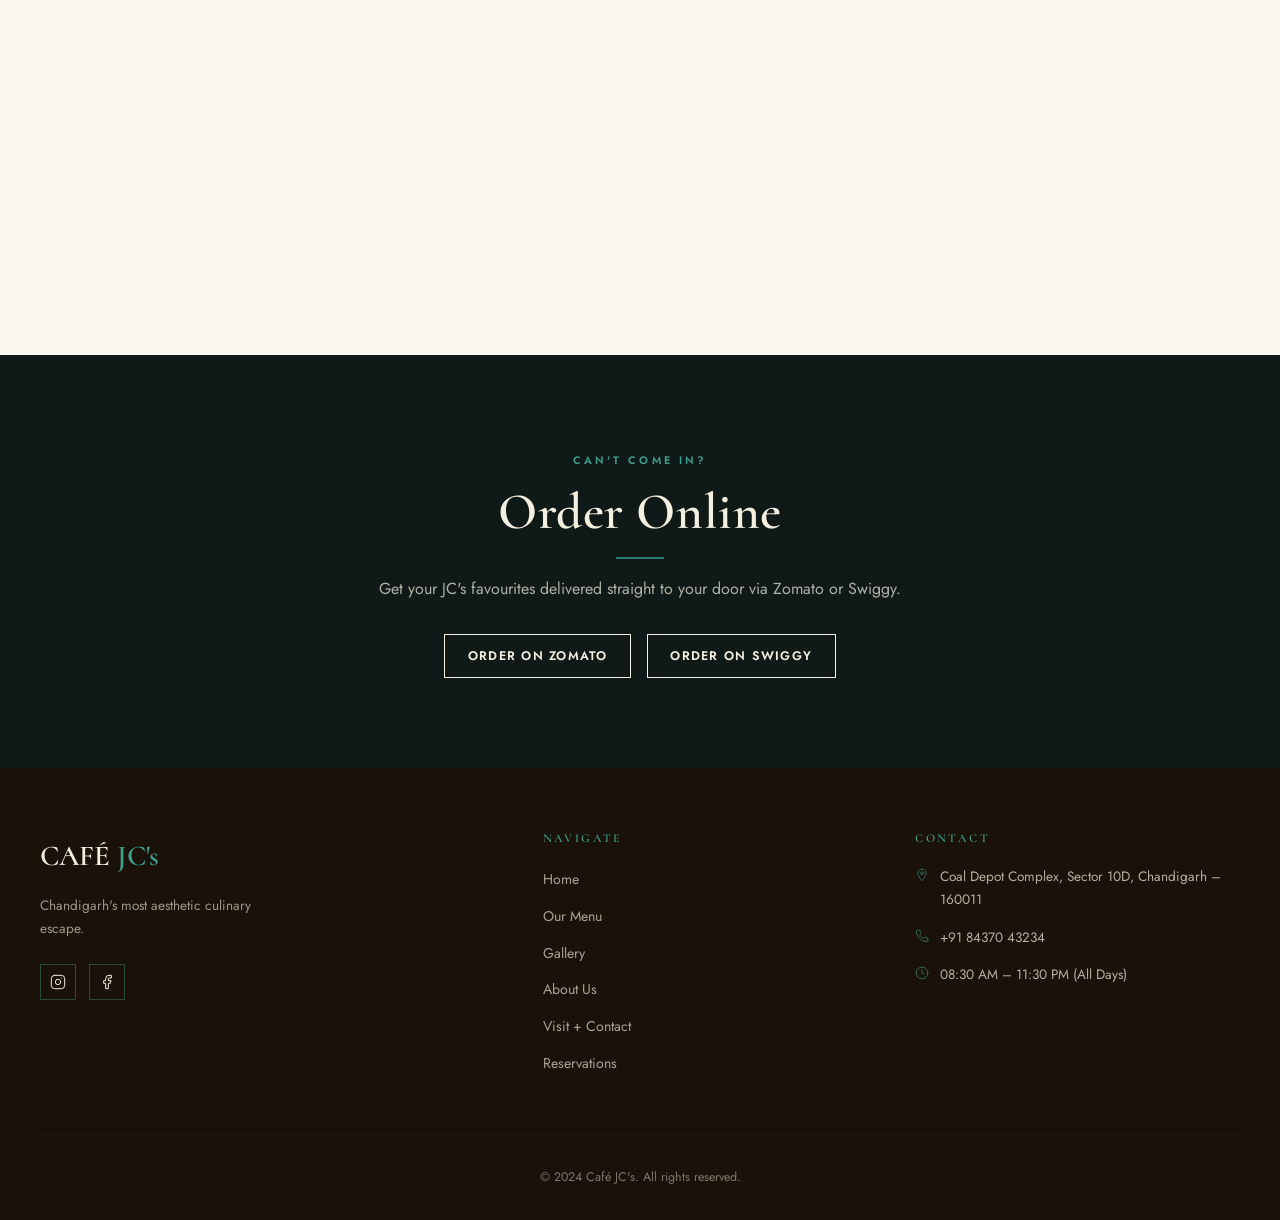
<file: visit.html>
<!DOCTYPE html>
<html lang="en">
<head>
  <meta charset="UTF-8">
  <meta name="viewport" content="width=device-width, initial-scale=1.0">
  <title>Visit — Café JC's | Location, Hours & Contact</title>
  <meta name="description" content="Find Café JC's at Coal Depot Complex, Sector 10D, Chandigarh. Open 08:30 AM to 11:30 PM daily. Call +91 84370 43234.">
  <link rel="preconnect" href="https://fonts.googleapis.com">
  <link href="https://fonts.googleapis.com/css2?family=Cormorant:ital,wght@0,400;0,600;1,400;1,600&family=Jost:wght@300;400;500;600&display=swap" rel="stylesheet">
  <link rel="stylesheet" href="style.css">
</head>
<body>

<!-- NAVBAR -->
<nav class="navbar">
  <a href="index.html" class="nav-logo">CAFÉ <span>JC's</span></a>
  <ul class="nav-links">
    <li><a href="index.html">Home</a></li>
    <li><a href="menu.html">Menu</a></li>
    <li><a href="gallery.html">Gallery</a></li>
    <li><a href="about.html">About</a></li>
    <li><a href="visit.html">Visit</a></li>
    <li><a href="reservations.html">Reserve</a></li>
  </ul>
  <div class="nav-right">
    <a href="tel:+918437043234" class="nav-phone">+91 84370 43234</a>
    <a href="reservations.html" class="btn-nav">Reserve a Table</a>
  </div>
  <button class="hamburger" aria-label="Menu"><span></span><span></span><span></span></button>
</nav>
<div class="nav-overlay"></div>
<div class="nav-drawer">
  <a href="index.html">Home</a>
  <a href="menu.html">Menu</a>
  <a href="gallery.html">Gallery</a>
  <a href="about.html">About</a>
  <a href="visit.html">Visit</a>
  <a href="reservations.html">Reserve</a>
  <a href="tel:+918437043234" class="drawer-phone">+91 84370 43234</a>
  <a href="reservations.html" class="btn-drawer">Reserve a Table</a>
</div>

<!-- PAGE HERO -->
<section class="page-hero">
  <div class="hero-bg" style="background-image: url('https://dynamic-media-cdn.tripadvisor.com/media/photo-o/11/9a/39/f6/entrance.jpg?w=1400&h=-1&s=1');"></div>
  <div class="hero-overlay"></div>
  <div class="hero-content">
    <span class="hero-eyebrow">Find Us</span>
    <h1>Visit & Contact</h1>
    <div class="hero-divider"></div>
  </div>
</section>

<!-- VISIT INFO + CONTACT FORM -->
<section class="section">
  <div class="container">
    <div class="visit-grid">

      <!-- LEFT: Info -->
      <div class="reveal">
        <span class="eyebrow">Location & Hours</span>
        <h2>We're Right Here</h2>
        <div class="divider-left"></div>

        <ul class="contact-info-list">
          <li>
            <svg viewBox="0 0 24 24"><path d="M12 2C8.13 2 5 5.13 5 9c0 5.25 7 13 7 13s7-7.75 7-13c0-3.87-3.13-7-7-7z"/><circle cx="12" cy="9" r="2.5"/></svg>
            <div>
              <strong style="display:block; margin-bottom:0.2rem; font-size:0.85rem;">Address</strong>
              Coal Depot Complex, Sector 10D,<br>Sector 10, Chandigarh – 160011
            </div>
          </li>
          <li>
            <svg viewBox="0 0 24 24"><path d="M22 16.92v3a2 2 0 0 1-2.18 2A19.79 19.79 0 0 1 11.41 19a19.5 19.5 0 0 1-6-6A19.79 19.79 0 0 1 2.12 4.18 2 2 0 0 1 4.11 2h3a2 2 0 0 1 2 1.72c.127.96.361 1.903.7 2.81a2 2 0 0 1-.45 2.11L8.09 9.91a16 16 0 0 0 6 6l1.27-1.27a2 2 0 0 1 2.11-.45c.907.339 1.85.573 2.81.7A2 2 0 0 1 22 16.92z"/></svg>
            <div>
              <strong style="display:block; margin-bottom:0.2rem; font-size:0.85rem;">Phone</strong>
              <a href="tel:+918437043234">+91 84370 43234</a>
            </div>
          </li>
          <li>
            <svg viewBox="0 0 24 24"><circle cx="12" cy="12" r="10"/><polyline points="12 6 12 12 16 14"/></svg>
            <div>
              <strong style="display:block; margin-bottom:0.2rem; font-size:0.85rem;">Hours</strong>
              08:30 AM – 11:30 PM (All Days)<br>
              <span style="color:var(--teal); font-size:0.82rem;">Breakfast starts sharp at 08:30 AM</span>
            </div>
          </li>
          <li>
            <svg viewBox="0 0 24 24"><line x1="12" y1="1" x2="12" y2="23"/><path d="M17 5H9.5a3.5 3.5 0 0 0 0 7h5a3.5 3.5 0 0 1 0 7H6"/></svg>
            <div>
              <strong style="display:block; margin-bottom:0.2rem; font-size:0.85rem;">Cost for Two</strong>
              Approx ₹1,200 – ₹1,300
            </div>
          </li>
        </ul>

        <!-- Hours table -->
        <h4 style="margin-bottom:1rem; font-size:0.9rem; letter-spacing:0.1em; text-transform:uppercase; color:var(--teal);">Opening Hours</h4>
        <table class="hours-table">
          <tbody>
            <tr data-day="monday"><td>Monday</td><td>08:30 AM – 11:30 PM</td></tr>
            <tr data-day="tuesday"><td>Tuesday</td><td>08:30 AM – 11:30 PM</td></tr>
            <tr data-day="wednesday"><td>Wednesday</td><td>08:30 AM – 11:30 PM</td></tr>
            <tr data-day="thursday"><td>Thursday</td><td>08:30 AM – 11:30 PM</td></tr>
            <tr data-day="friday"><td>Friday</td><td>08:30 AM – 11:30 PM</td></tr>
            <tr data-day="saturday"><td>Saturday</td><td>08:30 AM – 11:30 PM</td></tr>
            <tr data-day="sunday"><td>Sunday</td><td>08:30 AM – 11:30 PM</td></tr>
          </tbody>
        </table>

        <div style="margin-top:2rem; display:flex; gap:0.8rem; flex-wrap:wrap;">
          <a href="https://www.instagram.com" target="_blank" rel="noopener noreferrer" class="btn btn-outline-teal">Instagram</a>
          <a href="https://www.facebook.com" target="_blank" rel="noopener noreferrer" class="btn btn-outline-teal">Facebook</a>
          <a href="reservations.html" class="btn btn-primary">Book a Table</a>
        </div>
      </div>

      <!-- RIGHT: Contact form -->
      <div class="reveal reveal-delay-1">
        <span class="eyebrow">Get in Touch</span>
        <h2>Drop Us a Message</h2>
        <div class="divider-left"></div>

        <form id="contact-form" style="margin-top:1.5rem;">
          <div class="form-group">
            <label for="c-name">Your Name</label>
            <input type="text" id="c-name" name="name" placeholder="Rahul Sharma" required>
          </div>
          <div class="form-group">
            <label for="c-email">Email Address</label>
            <input type="email" id="c-email" name="email" placeholder="hello@example.com" required>
          </div>
          <div class="form-group">
            <label for="c-phone">Phone Number</label>
            <input type="tel" id="c-phone" name="phone" placeholder="+91 98765 43210">
          </div>
          <div class="form-group">
            <label for="c-subject">Subject</label>
            <select id="c-subject" name="subject">
              <option value="">Select a topic</option>
              <option value="reservation">Reservation Enquiry</option>
              <option value="event">Event / Private Dining</option>
              <option value="feedback">Feedback</option>
              <option value="other">Other</option>
            </select>
          </div>
          <div class="form-group">
            <label for="c-message">Message</label>
            <textarea id="c-message" name="message" placeholder="Tell us how we can help…" required></textarea>
          </div>
          <button type="submit" class="btn btn-primary" style="width:100%;">Send Message</button>
        </form>

        <div id="contact-success" style="display:none;">
          <div class="confirm-card">
            <div class="confirm-check">
              <svg viewBox="0 0 24 24" fill="none" xmlns="http://www.w3.org/2000/svg"><circle cx="12" cy="12" r="10"/><polyline points="9 12 11 14 15 10" stroke-linecap="round" stroke-linejoin="round"/></svg>
            </div>
            <h2>Message Sent!</h2>
            <p>Thank you for reaching out. We'll get back to you within 24 hours. Or give us a call if it's urgent.</p>
            <a href="tel:+918437043234" class="btn btn-primary" style="margin-top:1.5rem;">Call +91 84370 43234</a>
          </div>
        </div>
      </div>
    </div>
  </div>
</section>

<!-- MAP -->
<div class="reveal">
  <iframe
    class="map-iframe"
    src="https://www.google.com/maps/embed?pb=!1m18!1m12!1m3!1d3430.0843956977697!2d76.78258581513124!3d30.73867498163822!2m3!1f0!2f0!3f0!3m2!1i1024!2i768!4f13.1!3m3!1m2!1s0x390fed77b47cd18b%3A0x80e45a6a86570a95!2sCafe%20JC&#39;s!5e0!3m2!1sen!2sin!4v1616057124538!5m2!1sen!2sin"
    allowfullscreen=""
    loading="lazy"
    referrerpolicy="no-referrer-when-downgrade"
    title="Café JC's Location on Google Maps">
  </iframe>
</div>

<!-- ORDER ONLINE -->
<section class="section section-dark">
  <div class="container" style="text-align:center;">
    <div class="reveal">
      <span class="eyebrow" style="color:var(--teal-light);">Can't Come In?</span>
      <h2 style="color:var(--cream);">Order Online</h2>
      <div class="divider"></div>
      <p style="margin-bottom:2rem;">Get your JC's favourites delivered straight to your door via Zomato or Swiggy.</p>
      <div class="order-platforms">
        <a href="https://www.zomato.com/chandigarh/cafe-jcs-sector-10/order" target="_blank" rel="noopener noreferrer" class="platform-btn">Order on Zomato</a>
        <a href="https://www.swiggy.com/restaurants/cafe-jcs-sector-10-chandigarh-41453" target="_blank" rel="noopener noreferrer" class="platform-btn">Order on Swiggy</a>
      </div>
    </div>
  </div>
</section>

<!-- FOOTER -->
<footer class="footer">
  <div class="footer-grid">
    <div>
      <div class="footer-logo">CAFÉ <span>JC's</span></div>
      <p class="footer-tagline">Chandigarh's most aesthetic culinary escape.</p>
      <div class="footer-social">
        <a href="https://www.instagram.com" target="_blank" rel="noopener noreferrer" aria-label="Instagram"><svg viewBox="0 0 24 24"><rect x="2" y="2" width="20" height="20" rx="5" ry="5"/><path d="M16 11.37A4 4 0 1 1 12.63 8 4 4 0 0 1 16 11.37z"/><line x1="17.5" y1="6.5" x2="17.51" y2="6.5"/></svg></a>
        <a href="https://www.facebook.com" target="_blank" rel="noopener noreferrer" aria-label="Facebook"><svg viewBox="0 0 24 24"><path d="M18 2h-3a5 5 0 0 0-5 5v3H7v4h3v8h4v-8h3l1-4h-4V7a1 1 0 0 1 1-1h3z"/></svg></a>
      </div>
    </div>
    <div>
      <h4>Navigate</h4>
      <ul class="footer-links">
        <li><a href="index.html">Home</a></li>
        <li><a href="menu.html">Our Menu</a></li>
        <li><a href="gallery.html">Gallery</a></li>
        <li><a href="about.html">About Us</a></li>
        <li><a href="visit.html">Visit + Contact</a></li>
        <li><a href="reservations.html">Reservations</a></li>
      </ul>
    </div>
    <div>
      <h4>Contact</h4>
      <ul class="footer-info">
        <li><svg viewBox="0 0 24 24"><path d="M12 2C8.13 2 5 5.13 5 9c0 5.25 7 13 7 13s7-7.75 7-13c0-3.87-3.13-7-7-7z"/><circle cx="12" cy="9" r="2.5"/></svg>Coal Depot Complex, Sector 10D, Chandigarh – 160011</li>
        <li><svg viewBox="0 0 24 24"><path d="M22 16.92v3a2 2 0 0 1-2.18 2A19.79 19.79 0 0 1 11.41 19a19.5 19.5 0 0 1-6-6A19.79 19.79 0 0 1 2.12 4.18 2 2 0 0 1 4.11 2h3a2 2 0 0 1 2 1.72c.127.96.361 1.903.7 2.81a2 2 0 0 1-.45 2.11L8.09 9.91a16 16 0 0 0 6 6l1.27-1.27a2 2 0 0 1 2.11-.45c.907.339 1.85.573 2.81.7A2 2 0 0 1 22 16.92z"/></svg><a href="tel:+918437043234">+91 84370 43234</a></li>
        <li><svg viewBox="0 0 24 24"><circle cx="12" cy="12" r="10"/><polyline points="12 6 12 12 16 14"/></svg>08:30 AM – 11:30 PM (All Days)</li>
      </ul>
    </div>
  </div>
  <div class="footer-bottom">&copy; 2024 Café JC's. All rights reserved.</div>
</footer>

<script src="main.js" defer></script>
</body>
</html>
</file>
<file: style.css>
/* ============================================================
   CAFÉ JC'S — style.css
   TABLE OF CONTENTS
   1. CSS Custom Properties
   2. Reset + Base
   3. Typography scale
   4. Navbar + Hamburger + Drawer
   5. Hero (shared)
   6. Eyebrow labels
   7. Section utilities
   8. Buttons
   9. Cards
  10. Gallery grid + Lightbox
  11. Forms
  12. Footer
  13. Animations + Keyframes
  14. Scroll-reveal
  15. Responsive breakpoints
============================================================ */

/* 1. CSS Custom Properties */
:root {
  --ink:    #1A1208;
  --deep:   #0F1A18;
  --teal:   #2A7C6F;
  --teal-light: #3D9E8F;
  --gold:   #B8862C;
  --amber:  #CEA24A;
  --mustard:#C4853A;
  --cream:  #F5EFE0;
  --ivory:  #FAF7F0;
  --muted:  #6B7C74;
  --nav-bg: #0F1E1C;
  --wood:   #5C3D1E;
}

/* 2. Reset + Base */
*, *::before, *::after { box-sizing: border-box; margin: 0; padding: 0; }
html { scroll-behavior: smooth; font-size: 16px; }
body {
  background: var(--ivory);
  color: var(--ink);
  font-family: 'Jost', sans-serif;
  font-weight: 400;
  line-height: 1.7;
  overflow-x: hidden;
}
img { display: block; max-width: 100%; height: auto; }
a { color: inherit; text-decoration: none; }
ul { list-style: none; }

/* 3. Typography scale */
h1, h2, h3, h4 {
  font-family: 'Cormorant', serif;
  font-weight: 600;
  line-height: 1.15;
  letter-spacing: 0.01em;
}
h1 { font-size: clamp(2.4rem, 6vw, 5rem); }
h2 { font-size: clamp(1.8rem, 4vw, 3.2rem); }
h3 { font-size: clamp(1.3rem, 2.5vw, 1.9rem); }
h4 { font-size: clamp(1rem, 2vw, 1.3rem); }
p  { font-size: clamp(0.9rem, 1.5vw, 1rem); color: var(--muted); }

/* 4. Navbar + Hamburger + Drawer */
.navbar {
  position: fixed;
  top: 0; left: 0; right: 0;
  z-index: 1000;
  background: var(--nav-bg);
  display: flex;
  align-items: center;
  justify-content: space-between;
  padding: 0 2.5rem;
  height: 70px;
  transition: height 0.3s ease, box-shadow 0.3s ease;
}
.navbar.scrolled {
  height: 58px;
  box-shadow: 0 4px 24px rgba(0,0,0,0.4);
}
.nav-logo {
  font-family: 'Cormorant', serif;
  font-size: 1.6rem;
  font-weight: 600;
  color: var(--cream);
  letter-spacing: 0.05em;
}
.nav-logo span { color: var(--teal-light); }
.nav-links {
  display: flex;
  align-items: center;
  gap: 2rem;
}
.nav-links a {
  color: var(--cream);
  font-size: 0.85rem;
  font-weight: 500;
  letter-spacing: 0.1em;
  text-transform: uppercase;
  opacity: 0.8;
  transition: opacity 0.2s, color 0.2s;
  position: relative;
  padding-bottom: 2px;
}
.nav-links a::after {
  content: '';
  position: absolute;
  bottom: -2px; left: 0;
  width: 0; height: 1.5px;
  background: var(--teal-light);
  transition: width 0.3s ease;
}
.nav-links a:hover,
.nav-links a.active { opacity: 1; color: var(--teal-light); }
.nav-links a:hover::after,
.nav-links a.active::after { width: 100%; }
.nav-right {
  display: flex;
  align-items: center;
  gap: 1.2rem;
}
.nav-phone {
  color: var(--cream);
  font-size: 0.8rem;
  opacity: 0.7;
  font-weight: 500;
  letter-spacing: 0.05em;
}
.btn-nav {
  background: var(--teal);
  color: var(--cream);
  border: none;
  padding: 0.55rem 1.2rem;
  font-size: 0.75rem;
  font-weight: 600;
  letter-spacing: 0.1em;
  text-transform: uppercase;
  cursor: pointer;
  transition: background 0.2s;
}
.btn-nav:hover { background: var(--teal-light); }

/* Hamburger */
.hamburger {
  display: none;
  flex-direction: column;
  justify-content: center;
  align-items: center;
  width: 40px; height: 40px;
  cursor: pointer;
  background: none;
  border: none;
  gap: 5px;
  z-index: 1100;
}
.hamburger span {
  display: block;
  width: 24px; height: 1.5px;
  background: var(--cream);
  border-radius: 2px;
  transition: transform 0.3s ease, opacity 0.3s ease;
  transform-origin: center;
}
.hamburger.open span:nth-child(1) { transform: rotate(45deg) translateY(6.5px); }
.hamburger.open span:nth-child(2) { opacity: 0; }
.hamburger.open span:nth-child(3) { transform: rotate(-45deg) translateY(-6.5px); }

/* Drawer */
.nav-drawer {
  position: fixed;
  top: 0; right: -100%;
  width: min(360px, 90vw);
  height: 100vh;
  background: rgba(15, 30, 28, 0.98);
  z-index: 1050;
  padding: 5rem 2.5rem 3rem;
  display: flex;
  flex-direction: column;
  gap: 0.5rem;
  transition: right 0.35s cubic-bezier(0.77,0,0.18,1);
  backdrop-filter: blur(10px);
}
.nav-drawer.open { right: 0; }
.nav-drawer a {
  color: var(--cream);
  font-size: 1.3rem;
  font-family: 'Cormorant', serif;
  font-weight: 600;
  padding: 0.9rem 0;
  border-bottom: 1px solid rgba(61,158,143,0.2);
  transition: color 0.2s;
}
.nav-drawer a:hover { color: var(--teal-light); }
.nav-drawer .drawer-phone {
  margin-top: 1.5rem;
  color: var(--teal-light);
  font-size: 1rem;
  font-weight: 500;
  letter-spacing: 0.05em;
}
.nav-drawer .btn-drawer {
  margin-top: 1rem;
  background: var(--teal);
  color: var(--cream);
  text-align: center;
  padding: 1rem;
  font-size: 0.85rem;
  font-weight: 600;
  letter-spacing: 0.12em;
  text-transform: uppercase;
  transition: background 0.2s;
}
.nav-drawer .btn-drawer:hover { background: var(--teal-light); }
.nav-overlay {
  position: fixed;
  inset: 0;
  background: rgba(0,0,0,0.6);
  z-index: 1040;
  opacity: 0;
  pointer-events: none;
  transition: opacity 0.35s;
}
.nav-overlay.open { opacity: 1; pointer-events: all; }

/* 5. Hero (shared) */
.hero {
  position: relative;
  min-height: 100vh;
  display: flex;
  align-items: center;
  justify-content: center;
  text-align: center;
  overflow: hidden;
}
.hero-bg {
  position: absolute;
  inset: 0;
  background-size: cover;
  background-position: center;
  background-repeat: no-repeat;
  transform: translateZ(0);
  will-change: transform;
}
.hero-overlay {
  position: absolute;
  inset: 0;
  background: linear-gradient(
    to bottom,
    rgba(10,20,18,0.55) 0%,
    rgba(10,20,18,0.7) 60%,
    rgba(10,20,18,0.85) 100%
  );
}
.hero-content {
  position: relative;
  z-index: 2;
  max-width: 900px;
  padding: 0 1.5rem;
  padding-top: 70px;
}
.hero-eyebrow {
  display: inline-block;
  font-size: 0.7rem;
  font-weight: 600;
  letter-spacing: 0.25em;
  text-transform: uppercase;
  color: var(--teal-light);
  margin-bottom: 1.2rem;
  opacity: 0;
  animation: fadeUp 0.7s 0.2s ease forwards;
}
.hero h1 {
  color: var(--cream);
  margin-bottom: 1rem;
  opacity: 0;
  animation: fadeUp 0.7s 0.37s ease forwards;
}
.hero h1 em {
  color: var(--teal-light);
  font-style: italic;
}
.hero-divider {
  width: 60px; height: 1.5px;
  background: var(--teal);
  margin: 1.2rem auto;
  opacity: 0;
  animation: fadeUp 0.7s 0.54s ease forwards;
}
.hero-sub {
  color: var(--cream);
  opacity: 0;
  font-size: 1.05rem;
  max-width: 560px;
  margin: 0 auto 2rem;
  animation: fadeUp 0.7s 0.71s ease forwards;
}
.hero-btns {
  display: flex;
  gap: 1rem;
  justify-content: center;
  flex-wrap: wrap;
  opacity: 0;
  animation: fadeUp 0.7s 0.88s ease forwards;
}
.hero-scroll {
  position: absolute;
  bottom: 2rem;
  left: 50%;
  transform: translateX(-50%);
  z-index: 3;
  opacity: 0;
  animation: fadeUp 0.7s 1.1s ease forwards;
}
.hero-scroll svg {
  width: 24px; height: 24px;
  stroke: var(--cream);
  opacity: 0.6;
  animation: scrollBounce 1.8s infinite ease-in-out;
}

/* Page hero (smaller, non-home pages) */
.page-hero {
  position: relative;
  height: clamp(260px, 40vh, 420px);
  display: flex;
  align-items: center;
  justify-content: center;
  text-align: center;
  overflow: hidden;
}
.page-hero .hero-bg { filter: brightness(0.45); }
.page-hero .hero-content { padding-top: 0; }
.page-hero h1 {
  color: var(--cream);
  opacity: 1;
  animation: none;
}
.page-hero .hero-eyebrow { opacity: 1; animation: none; }
.page-hero .hero-divider { opacity: 1; animation: none; }

/* 6. Eyebrow labels */
.eyebrow {
  display: inline-block;
  font-size: 0.68rem;
  font-weight: 600;
  letter-spacing: 0.28em;
  text-transform: uppercase;
  color: var(--teal);
  margin-bottom: 0.8rem;
}

/* 7. Section utilities */
.section {
  padding: 90px 2.5rem;
}
.section-dark {
  background: var(--deep);
  color: var(--cream);
}
.section-dark p { color: rgba(245,239,224,0.7); }
.section-teal {
  background: var(--teal);
  color: var(--cream);
}
.section-wood {
  background: var(--ink);
  color: var(--cream);
}
.container {
  max-width: 1200px;
  margin: 0 auto;
}
.section-header {
  text-align: center;
  margin-bottom: 4rem;
}
.section-header h2 { margin-bottom: 1rem; }
.section-header p { max-width: 560px; margin: 0 auto; }
.divider {
  width: 48px; height: 1.5px;
  background: var(--teal);
  margin: 1rem auto;
}
.divider-left {
  width: 48px; height: 1.5px;
  background: var(--teal);
  margin: 1rem 0;
}

/* 8. Buttons */
.btn {
  display: inline-block;
  padding: 0.85rem 2rem;
  font-size: 0.78rem;
  font-weight: 600;
  letter-spacing: 0.15em;
  text-transform: uppercase;
  cursor: pointer;
  border: none;
  transition: all 0.25s ease;
}
.btn-primary {
  background: var(--teal);
  color: var(--cream);
}
.btn-primary:hover {
  background: var(--teal-light);
  transform: translateY(-2px);
  box-shadow: 0 8px 24px rgba(42,124,111,0.35);
}
.btn-outline {
  background: transparent;
  color: var(--cream);
  border: 1.5px solid var(--cream);
}
.btn-outline:hover {
  background: var(--cream);
  color: var(--ink);
  transform: translateY(-2px);
}
.btn-outline-teal {
  background: transparent;
  color: var(--teal);
  border: 1.5px solid var(--teal);
}
.btn-outline-teal:hover {
  background: var(--teal);
  color: var(--cream);
}
.btn-gold {
  background: var(--gold);
  color: var(--cream);
}
.btn-gold:hover {
  background: var(--amber);
  transform: translateY(-2px);
}

/* 9. Cards */
.card {
  background: #fff;
  overflow: hidden;
  transition: transform 0.3s, box-shadow 0.3s;
}
.card:hover {
  transform: translateY(-6px);
  box-shadow: 0 20px 50px rgba(0,0,0,0.12);
}
.card-img {
  aspect-ratio: 4/3;
  overflow: hidden;
}
.card-img img {
  width: 100%;
  height: 100%;
  object-fit: cover;
  transition: transform 0.5s ease;
}
.card:hover .card-img img { transform: scale(1.06); }
.card-body { padding: 1.5rem; }
.card-badge {
  display: inline-block;
  font-size: 0.62rem;
  font-weight: 700;
  letter-spacing: 0.12em;
  text-transform: uppercase;
  padding: 0.25rem 0.6rem;
  background: var(--teal);
  color: var(--cream);
  margin-bottom: 0.8rem;
}
.card-price {
  font-family: 'Cormorant', serif;
  font-size: 1.2rem;
  font-weight: 600;
  color: var(--teal);
  margin-top: 0.8rem;
}

/* Pillars */
.pillars-grid {
  display: grid;
  grid-template-columns: repeat(4, 1fr);
  gap: 2.5rem;
}
.pillar { text-align: center; }
.pillar svg {
  width: 40px; height: 40px;
  stroke: var(--teal-light);
  stroke-width: 1.5;
  stroke-linecap: round;
  stroke-linejoin: round;
  fill: none;
  margin: 0 auto 1.2rem;
}
.pillar h3 {
  color: var(--cream);
  font-size: 1.2rem;
  margin-bottom: 0.6rem;
}
.pillar p { font-size: 0.88rem; }

/* Stats bar */
.stats-bar {
  display: flex;
  justify-content: center;
  gap: 4rem;
  padding: 2.5rem 2rem;
  background: var(--nav-bg);
  margin-top: -1px;
}
.stat {
  text-align: center;
  color: var(--cream);
}
.stat-num {
  font-family: 'Cormorant', serif;
  font-size: 2.4rem;
  font-weight: 600;
  color: var(--teal-light);
  display: block;
  line-height: 1;
}
.stat-label {
  font-size: 0.72rem;
  letter-spacing: 0.18em;
  text-transform: uppercase;
  opacity: 0.6;
  margin-top: 0.4rem;
}

/* 10. Gallery grid + Lightbox */
.gallery-grid {
  display: grid;
  gap: 1rem;
}
.gallery-grid.row-3 { grid-template-columns: repeat(3, 1fr); }
.gallery-grid.row-4 { grid-template-columns: repeat(4, 1fr); }
.gallery-item {
  position: relative;
  overflow: hidden;
  cursor: pointer;
  aspect-ratio: 4/3;
}
.gallery-item img {
  width: 100%;
  height: 100%;
  object-fit: cover;
  transition: transform 0.5s ease;
}
.gallery-item:hover img { transform: scale(1.07); }
.gallery-caption {
  position: absolute;
  bottom: 0; left: 0; right: 0;
  background: linear-gradient(transparent, rgba(10,20,18,0.88));
  color: var(--cream);
  padding: 2rem 1.2rem 1.2rem;
  transform: translateY(100%);
  transition: transform 0.3s ease;
  font-size: 0.85rem;
  font-weight: 500;
  letter-spacing: 0.05em;
}
.gallery-item:hover .gallery-caption { transform: translateY(0); }
.gallery-shimmer {
  position: absolute;
  inset: 0;
  border: 2px solid transparent;
  transition: border-color 0.3s;
  pointer-events: none;
}
.gallery-item:hover .gallery-shimmer { border-color: var(--teal); }

/* Lightbox */
.lightbox {
  position: fixed;
  inset: 0;
  background: rgba(0,0,0,0.93);
  z-index: 2000;
  display: flex;
  align-items: center;
  justify-content: center;
  opacity: 0;
  pointer-events: none;
  transition: opacity 0.3s;
}
.lightbox.open {
  opacity: 1;
  pointer-events: all;
}
.lightbox-img {
  max-width: 90vw;
  max-height: 85vh;
  object-fit: contain;
  border: 1px solid rgba(61,158,143,0.3);
  transform: scale(0.92);
  transition: transform 0.3s ease;
}
.lightbox.open .lightbox-img { transform: scale(1); }
.lightbox-close, .lightbox-prev, .lightbox-next {
  position: absolute;
  background: none;
  border: none;
  cursor: pointer;
  stroke: var(--cream);
  fill: none;
  opacity: 0.7;
  transition: opacity 0.2s;
}
.lightbox-close:hover, .lightbox-prev:hover, .lightbox-next:hover { opacity: 1; }
.lightbox-close { top: 1.5rem; right: 1.5rem; }
.lightbox-close svg { width: 28px; height: 28px; stroke: var(--cream); stroke-width: 1.5; stroke-linecap: round; }
.lightbox-prev { left: 1.5rem; top: 50%; transform: translateY(-50%); }
.lightbox-next { right: 1.5rem; top: 50%; transform: translateY(-50%); }
.lightbox-prev svg, .lightbox-next svg { width: 36px; height: 36px; stroke: var(--cream); stroke-width: 1.5; stroke-linecap: round; }

/* Menu tabs */
.menu-tabs {
  display: flex;
  gap: 0.5rem;
  justify-content: center;
  flex-wrap: wrap;
  margin-bottom: 3rem;
}
.menu-tab {
  padding: 0.6rem 1.5rem;
  font-size: 0.78rem;
  font-weight: 600;
  letter-spacing: 0.12em;
  text-transform: uppercase;
  cursor: pointer;
  background: transparent;
  border: 1.5px solid var(--teal);
  color: var(--teal);
  transition: all 0.2s;
}
.menu-tab.active, .menu-tab:hover {
  background: var(--teal);
  color: var(--cream);
}
.menu-panel { display: none; }
.menu-panel.active { display: block; }
.menu-grid {
  display: grid;
  grid-template-columns: repeat(3, 1fr);
  gap: 2rem;
}

/* 11. Forms */
.form-group {
  margin-bottom: 1.4rem;
}
.form-group label {
  display: block;
  font-size: 0.75rem;
  font-weight: 600;
  letter-spacing: 0.12em;
  text-transform: uppercase;
  color: var(--muted);
  margin-bottom: 0.45rem;
}
.form-group input,
.form-group select,
.form-group textarea {
  width: 100%;
  padding: 0.9rem 1rem;
  font-size: 0.95rem;
  font-family: 'Jost', sans-serif;
  background: var(--ivory);
  border: 1.5px solid #ddd;
  color: var(--ink);
  outline: none;
  transition: border-color 0.2s, box-shadow 0.2s;
}
.form-group input:focus,
.form-group select:focus,
.form-group textarea:focus {
  border-color: var(--teal);
  box-shadow: 0 0 0 3px rgba(42,124,111,0.12);
}
.form-group textarea { resize: vertical; min-height: 120px; }

/* 12. Footer */
.footer {
  background: var(--ink);
  color: var(--cream);
  padding: 4rem 2.5rem 2rem;
}
.footer-grid {
  display: grid;
  grid-template-columns: 1.4fr 1fr 1fr;
  gap: 3rem;
  max-width: 1200px;
  margin: 0 auto 3rem;
}
.footer-logo {
  font-family: 'Cormorant', serif;
  font-size: 1.8rem;
  font-weight: 600;
  color: var(--cream);
  margin-bottom: 0.8rem;
}
.footer-logo span { color: var(--teal-light); }
.footer-tagline {
  font-size: 0.85rem;
  opacity: 0.6;
  max-width: 240px;
  color: var(--cream);
  margin-bottom: 1.5rem;
}
.footer-social {
  display: flex;
  gap: 0.8rem;
}
.footer-social a {
  width: 36px; height: 36px;
  border: 1.5px solid rgba(61,158,143,0.4);
  display: flex;
  align-items: center;
  justify-content: center;
  transition: border-color 0.2s, background 0.2s;
}
.footer-social a:hover {
  border-color: var(--teal);
  background: var(--teal);
}
.footer-social svg { width: 16px; height: 16px; stroke: var(--cream); stroke-width: 1.5; stroke-linecap: round; fill: none; }
.footer h4 {
  font-size: 0.75rem;
  font-weight: 600;
  letter-spacing: 0.2em;
  text-transform: uppercase;
  color: var(--teal-light);
  margin-bottom: 1.2rem;
}
.footer-links li { margin-bottom: 0.6rem; }
.footer-links a {
  font-size: 0.88rem;
  opacity: 0.65;
  transition: opacity 0.2s, color 0.2s;
}
.footer-links a:hover { opacity: 1; color: var(--teal-light); }
.footer-info li {
  display: flex;
  align-items: flex-start;
  gap: 0.7rem;
  margin-bottom: 0.9rem;
  font-size: 0.85rem;
  opacity: 0.7;
}
.footer-info svg { width: 14px; height: 14px; stroke: var(--teal-light); stroke-width: 1.5; stroke-linecap: round; fill: none; flex-shrink: 0; margin-top: 3px; }
.footer-bottom {
  border-top: 1px solid rgba(255,255,255,0.08);
  padding-top: 2rem;
  text-align: center;
  font-size: 0.78rem;
  opacity: 0.45;
  max-width: 1200px;
  margin: 0 auto;
}

/* CTA Band */
.cta-band {
  background: var(--teal);
  padding: 5rem 2.5rem;
  text-align: center;
}
.cta-band h2 { color: var(--cream); margin-bottom: 0.8rem; }
.cta-band p { color: rgba(245,239,224,0.8); margin-bottom: 2rem; }
.cta-band .btn-outline:hover { color: var(--teal); }

/* Order platforms */
.order-platforms {
  display: flex;
  gap: 1rem;
  justify-content: center;
  flex-wrap: wrap;
  margin-top: 1.5rem;
}
.platform-btn {
  display: inline-flex;
  align-items: center;
  gap: 0.5rem;
  padding: 0.65rem 1.4rem;
  border: 1.5px solid var(--cream);
  color: var(--cream);
  font-size: 0.78rem;
  font-weight: 600;
  letter-spacing: 0.1em;
  text-transform: uppercase;
  transition: all 0.2s;
}
.platform-btn:hover { background: var(--cream); color: var(--teal); }

/* About 2-col */
.two-col {
  display: grid;
  grid-template-columns: 1fr 1fr;
  gap: 4rem;
  align-items: center;
}
.two-col.reverse { direction: rtl; }
.two-col.reverse > * { direction: ltr; }
.about-img {
  aspect-ratio: 4/3;
  overflow: hidden;
}
.about-img img {
  width: 100%;
  height: 100%;
  object-fit: cover;
  transition: transform 0.6s;
}
.about-img:hover img { transform: scale(1.04); }
.pull-quote {
  font-family: 'Cormorant', serif;
  font-size: 1.6rem;
  font-style: italic;
  color: var(--teal);
  line-height: 1.4;
  border-left: 3px solid var(--teal);
  padding-left: 1.5rem;
  margin: 2rem 0;
}

/* Timeline */
.timeline {
  position: relative;
  max-width: 700px;
  margin: 0 auto;
  padding-left: 2rem;
}
.timeline::before {
  content: '';
  position: absolute;
  left: 0; top: 0; bottom: 0;
  width: 1.5px;
  background: var(--teal);
}
.timeline-item {
  position: relative;
  margin-bottom: 2.5rem;
  padding-left: 2rem;
}
.timeline-item::before {
  content: '';
  position: absolute;
  left: -0.4rem;
  top: 0.5rem;
  width: 12px; height: 12px;
  background: var(--teal);
  border-radius: 50%;
}
.timeline-year {
  font-size: 0.72rem;
  font-weight: 600;
  letter-spacing: 0.2em;
  text-transform: uppercase;
  color: var(--teal);
  margin-bottom: 0.4rem;
}
.timeline-item h4 { margin-bottom: 0.3rem; }

/* Team */
.team-grid { display: grid; grid-template-columns: repeat(3, 1fr); gap: 2.5rem; }
.team-card {
  text-align: center;
  padding: 2rem 1.5rem;
  background: var(--ivory);
  border-top: 3px solid transparent;
  transition: border-color 0.3s, box-shadow 0.3s, transform 0.3s;
}
.team-card:hover {
  border-color: var(--teal);
  box-shadow: 0 12px 40px rgba(0,0,0,0.08);
  transform: translateY(-4px);
}
.team-photo {
  width: 100px; height: 100px;
  border-radius: 50%;
  overflow: hidden;
  margin: 0 auto 1.2rem;
  border: 3px solid var(--teal);
}
.team-photo img { width: 100%; height: 100%; object-fit: cover; }
.team-card h4 { margin-bottom: 0.25rem; }
.team-role {
  font-size: 0.75rem;
  color: var(--teal);
  font-weight: 600;
  letter-spacing: 0.1em;
  text-transform: uppercase;
  margin-bottom: 0.8rem;
}

/* Hours */
.hours-table { width: 100%; border-collapse: collapse; }
.hours-table tr { border-bottom: 1px solid rgba(0,0,0,0.06); }
.hours-table td { padding: 0.75rem 0; font-size: 0.9rem; }
.hours-table td:last-child { text-align: right; color: var(--teal); font-weight: 500; }
.hours-table tr.today td { color: var(--teal); font-weight: 700; }

/* Map */
.map-iframe { width: 100%; height: 400px; border: none; }

/* Reservation confirm */
.confirm-card {
  text-align: center;
  padding: 4rem 2rem;
  max-width: 500px;
  margin: 0 auto;
}
.confirm-check svg {
  width: 64px; height: 64px;
  stroke: var(--teal);
  stroke-width: 1.5;
  margin: 0 auto 1.5rem;
}
.confirm-card h2 { margin-bottom: 1rem; }

/* Ambient orbs */
.orb {
  position: absolute;
  border-radius: 50%;
  filter: blur(100px);
  opacity: 0.13;
  pointer-events: none;
  animation: orbDrift 12s ease-in-out infinite alternate;
}
.orb-1 { width: 400px; height: 400px; background: var(--teal); top: -100px; right: 10%; animation-delay: 0s; }
.orb-2 { width: 300px; height: 300px; background: var(--mustard); bottom: 0; left: 5%; animation-delay: 3s; }

/* Visit page */
.visit-grid {
  display: grid;
  grid-template-columns: 1fr 1fr;
  gap: 4rem;
  align-items: start;
}
.contact-info-list { list-style: none; margin-bottom: 2rem; }
.contact-info-list li {
  display: flex;
  align-items: flex-start;
  gap: 1rem;
  padding: 1rem 0;
  border-bottom: 1px solid rgba(0,0,0,0.06);
  font-size: 0.9rem;
}
.contact-info-list svg { width: 18px; height: 18px; stroke: var(--teal); stroke-width: 1.5; stroke-linecap: round; fill: none; flex-shrink: 0; margin-top: 2px; }

/* 13. Animations + Keyframes */
@keyframes fadeUp {
  from { opacity: 0; transform: translateY(24px); }
  to   { opacity: 1; transform: translateY(0); }
}
@keyframes scrollBounce {
  0%, 100% { transform: translateY(0); }
  50% { transform: translateY(8px); }
}
@keyframes orbDrift {
  from { transform: translate(0, 0) scale(1); }
  to   { transform: translate(40px, 30px) scale(1.1); }
}

/* 14. Scroll-reveal */
.reveal {
  opacity: 0;
  transform: translateY(30px);
  transition: opacity 0.7s ease, transform 0.7s ease;
}
.reveal.in {
  opacity: 1;
  transform: translateY(0);
}
.reveal-delay-1 { transition-delay: 0.1s; }
.reveal-delay-2 { transition-delay: 0.2s; }
.reveal-delay-3 { transition-delay: 0.3s; }
.reveal-delay-4 { transition-delay: 0.4s; }

/* 15. Responsive breakpoints */
@media (max-width: 1200px) {
  .section { padding: 70px 2rem; }
  .pillars-grid { grid-template-columns: repeat(2, 1fr); }
}
@media (max-width: 1024px) {
  .nav-links, .nav-right { display: none; }
  .hamburger { display: flex; }
  .two-col { grid-template-columns: 1fr; gap: 2.5rem; }
  .two-col.reverse { direction: ltr; }
  .menu-grid { grid-template-columns: repeat(2, 1fr); }
  .footer-grid { grid-template-columns: 1fr 1fr; }
  .visit-grid { grid-template-columns: 1fr; }
  .team-grid { grid-template-columns: repeat(2, 1fr); }
}
@media (max-width: 768px) {
  .stats-bar { display: none; }
  .gallery-grid.row-4 { grid-template-columns: repeat(2, 1fr); }
  .footer-grid { grid-template-columns: 1fr; }
  .section { padding: 60px 1.5rem; }
}
@media (max-width: 580px) {
  .hero-btns { flex-direction: column; align-items: center; }
  .hero-btns .btn { width: 100%; max-width: 280px; text-align: center; }
  .menu-grid { grid-template-columns: 1fr; }
  .menu-tabs { flex-direction: column; align-items: stretch; }
  .menu-tab { text-align: center; }
  .gallery-grid.row-3 { grid-template-columns: repeat(2, 1fr); }
  .team-grid { grid-template-columns: 1fr; }
}
@media (max-width: 420px) {
  .pillars-grid { grid-template-columns: 1fr; }
  .gallery-grid.row-3, .gallery-grid.row-4 { grid-template-columns: 1fr; }
  .stats-bar { flex-direction: column; gap: 1.5rem; }
}
@media (max-width: 320px) {
  .navbar { padding: 0 1rem; }
  .section { padding: 50px 1rem; }
  .hero-content { padding: 0 0.8rem; padding-top: 70px; }
  .map-iframe { height: 250px; }
}
@media (max-width: 250px) {
  body { font-size: 14px; }
  h1 { font-size: 1.3rem; }
  h2 { font-size: 1.2rem; }
  .section { padding: 40px 10px; }
}
</file>
